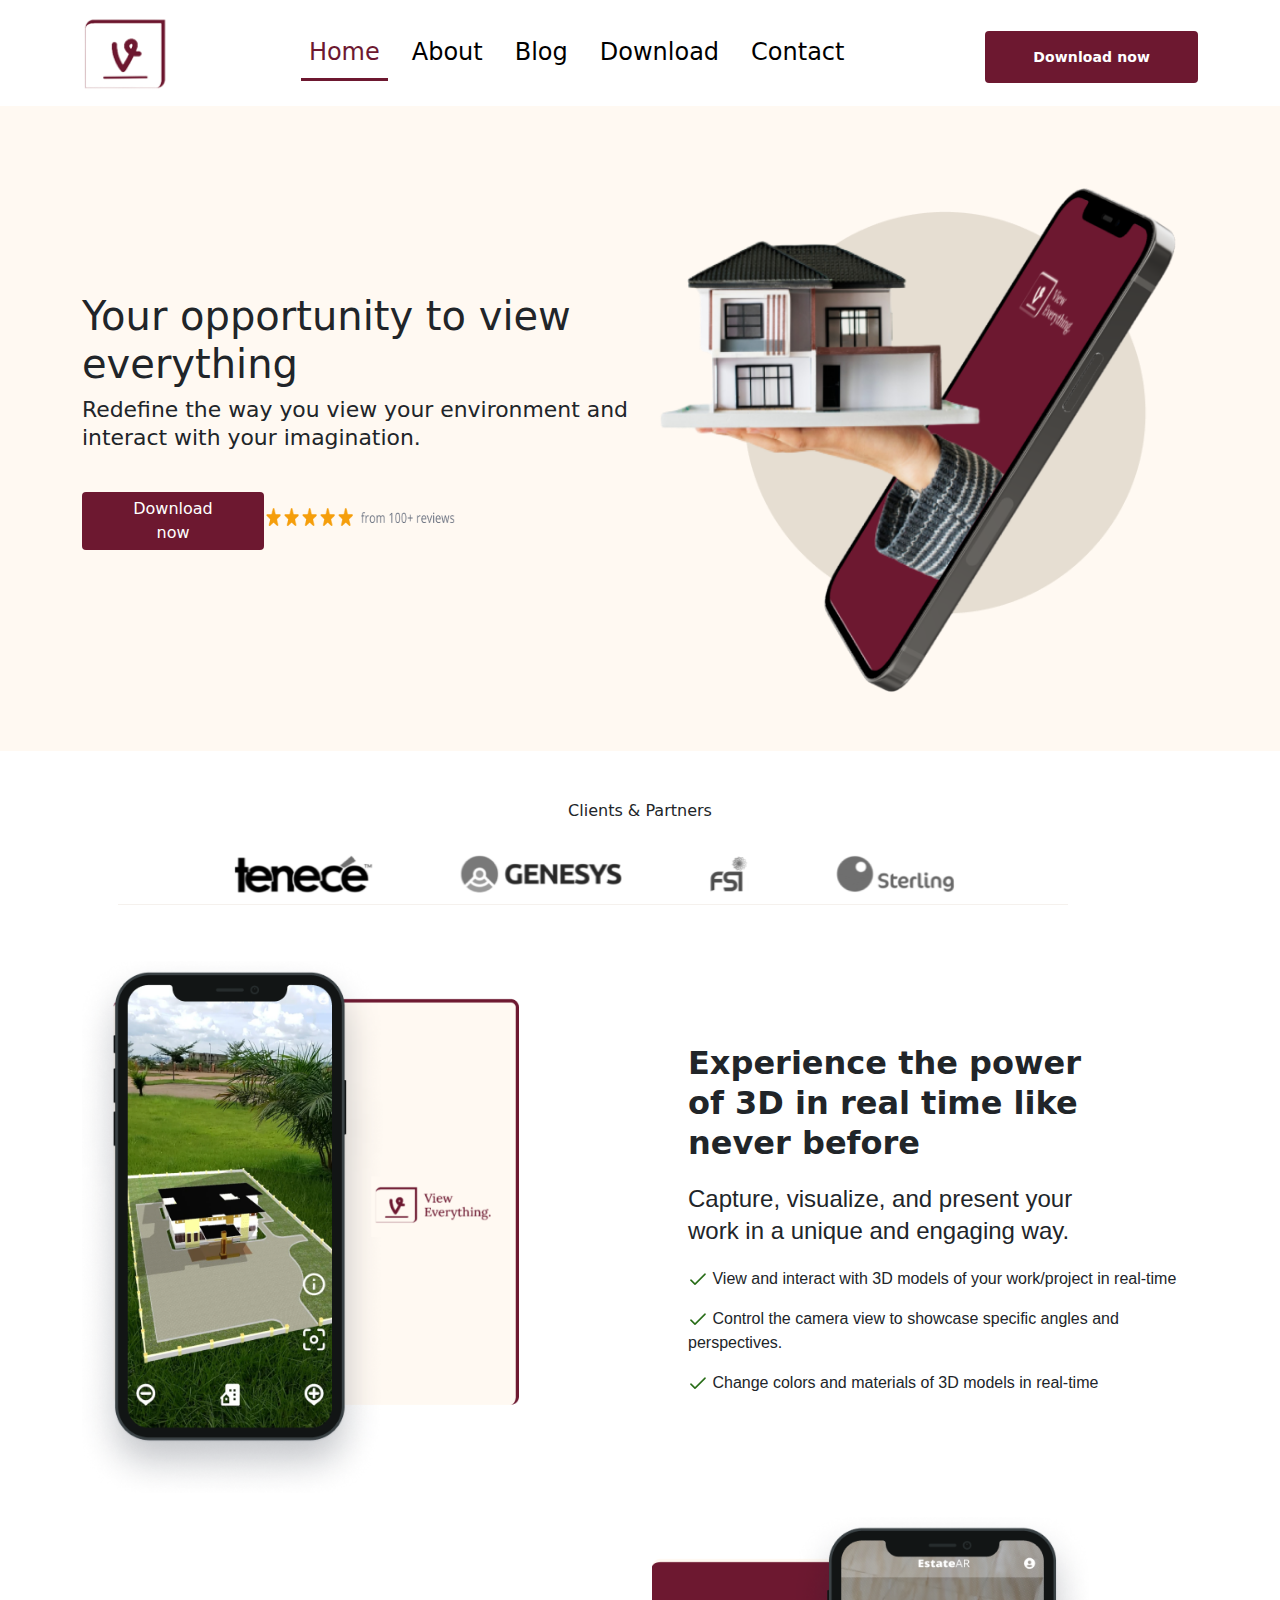
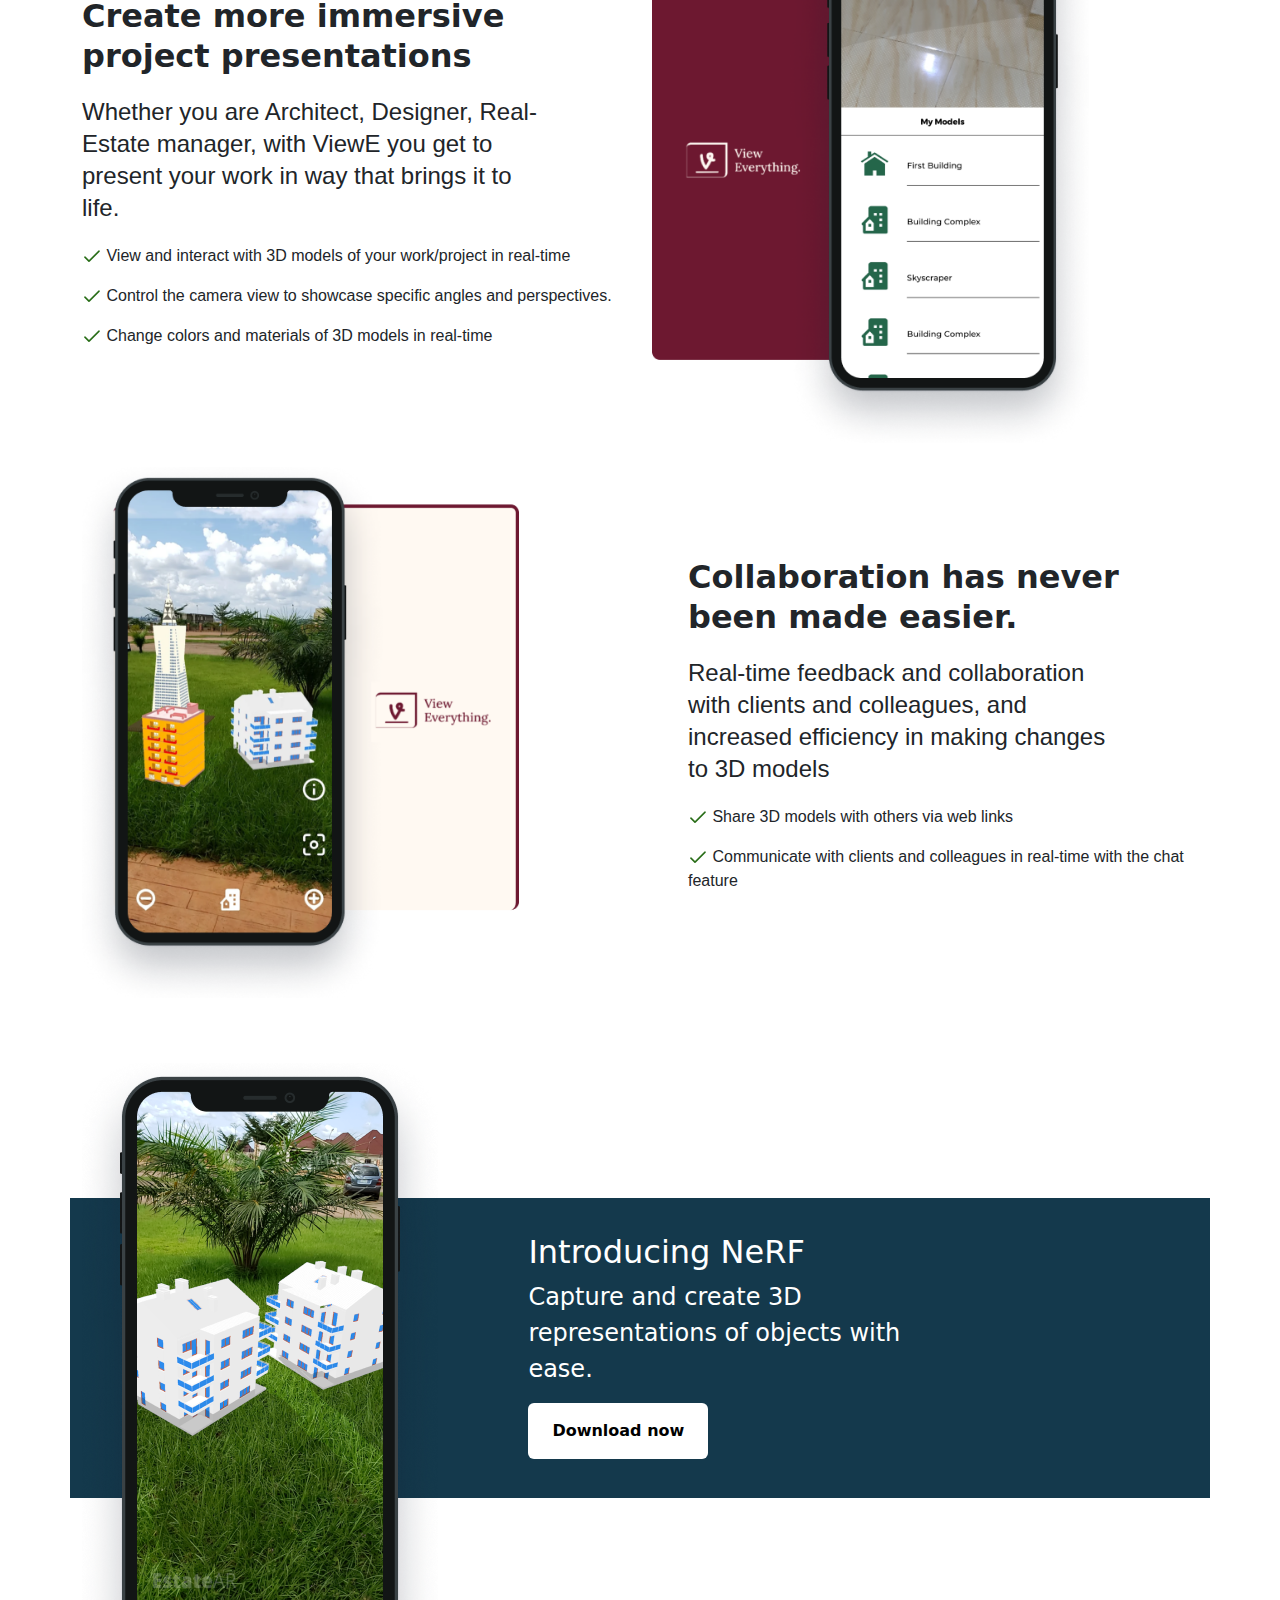
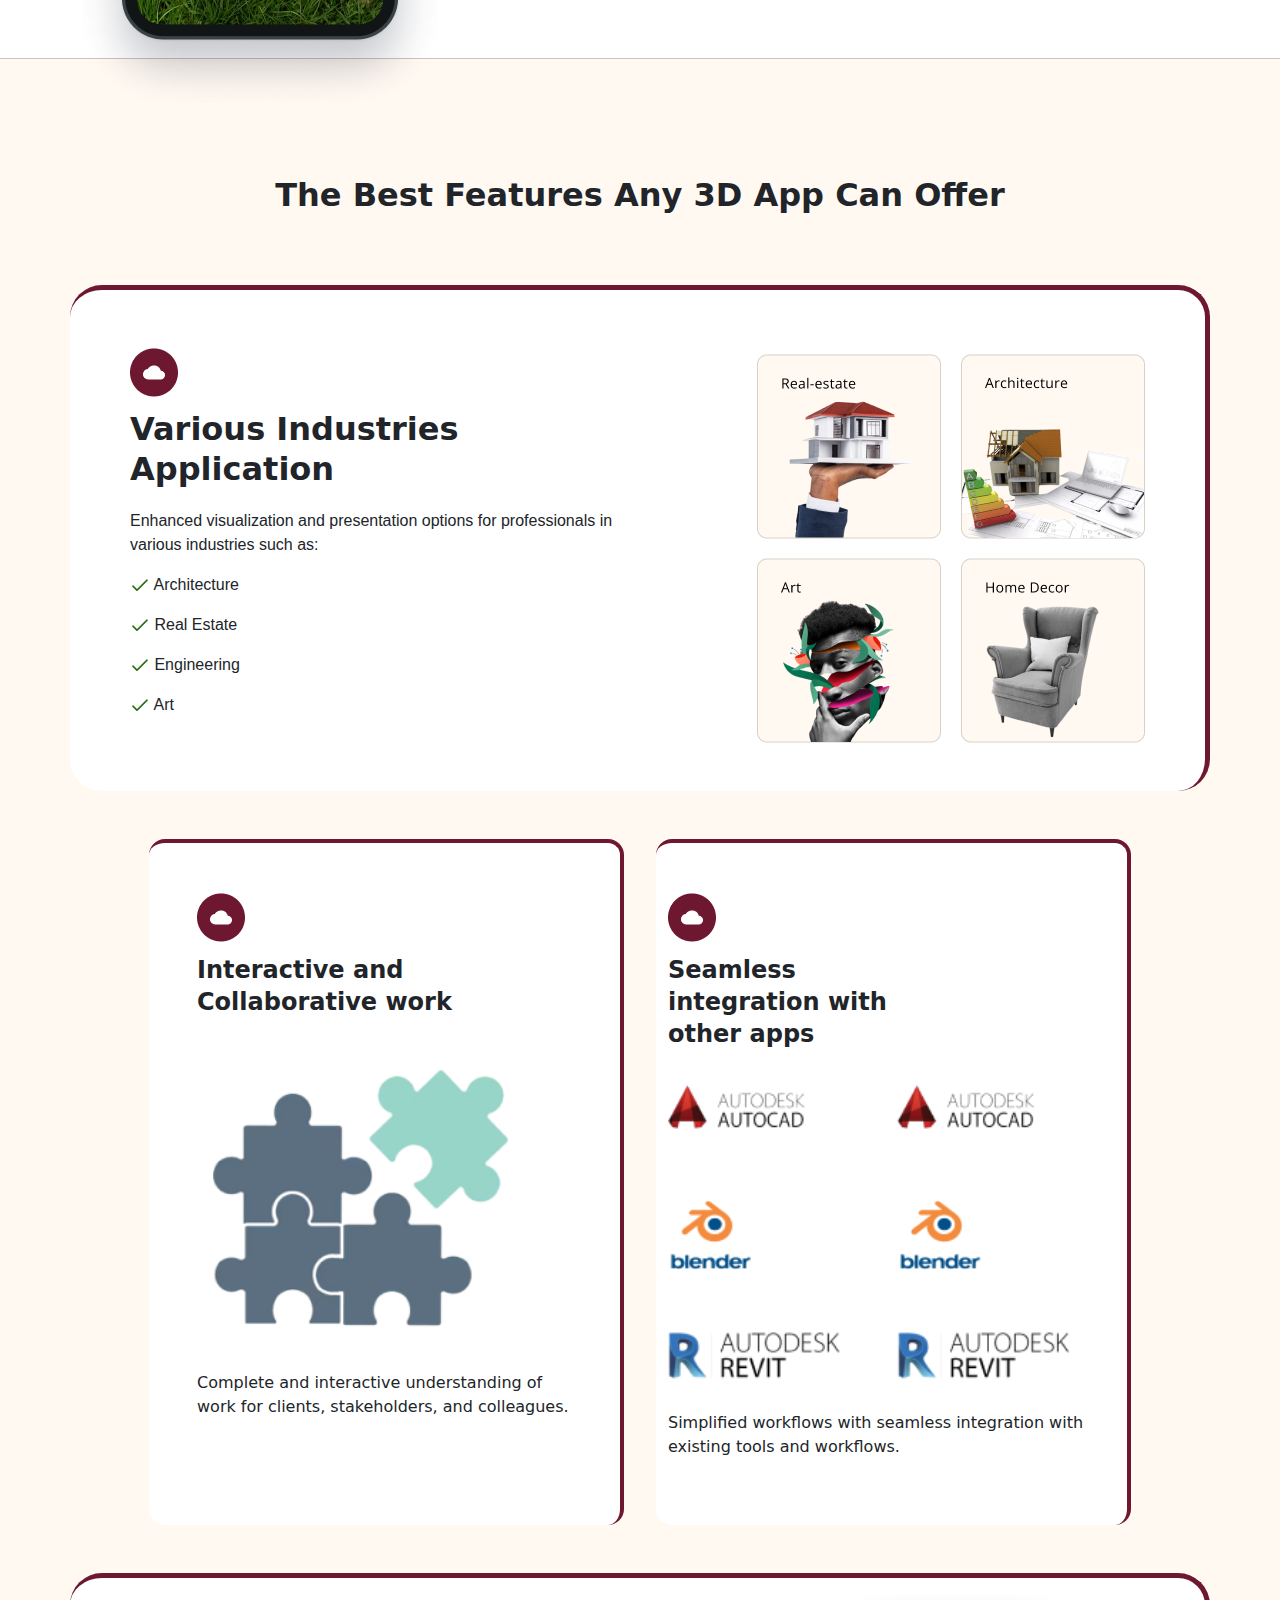
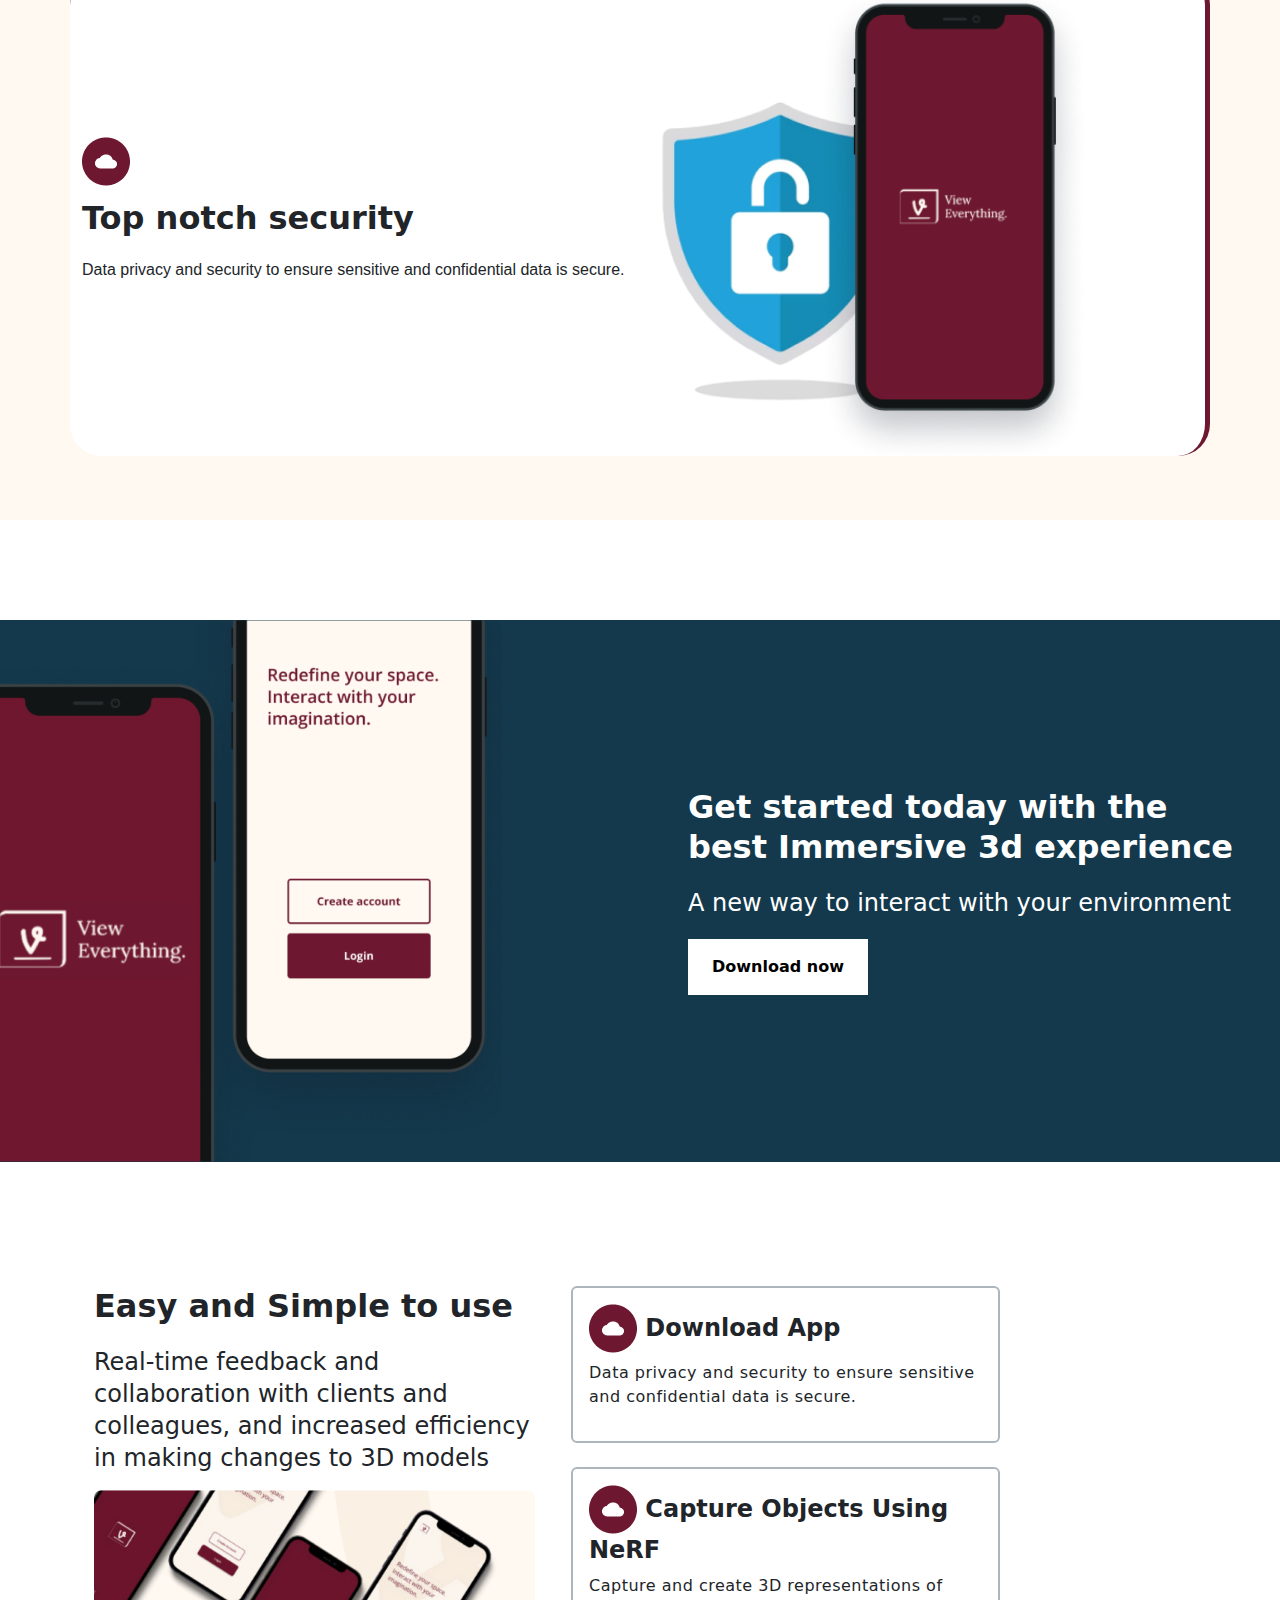
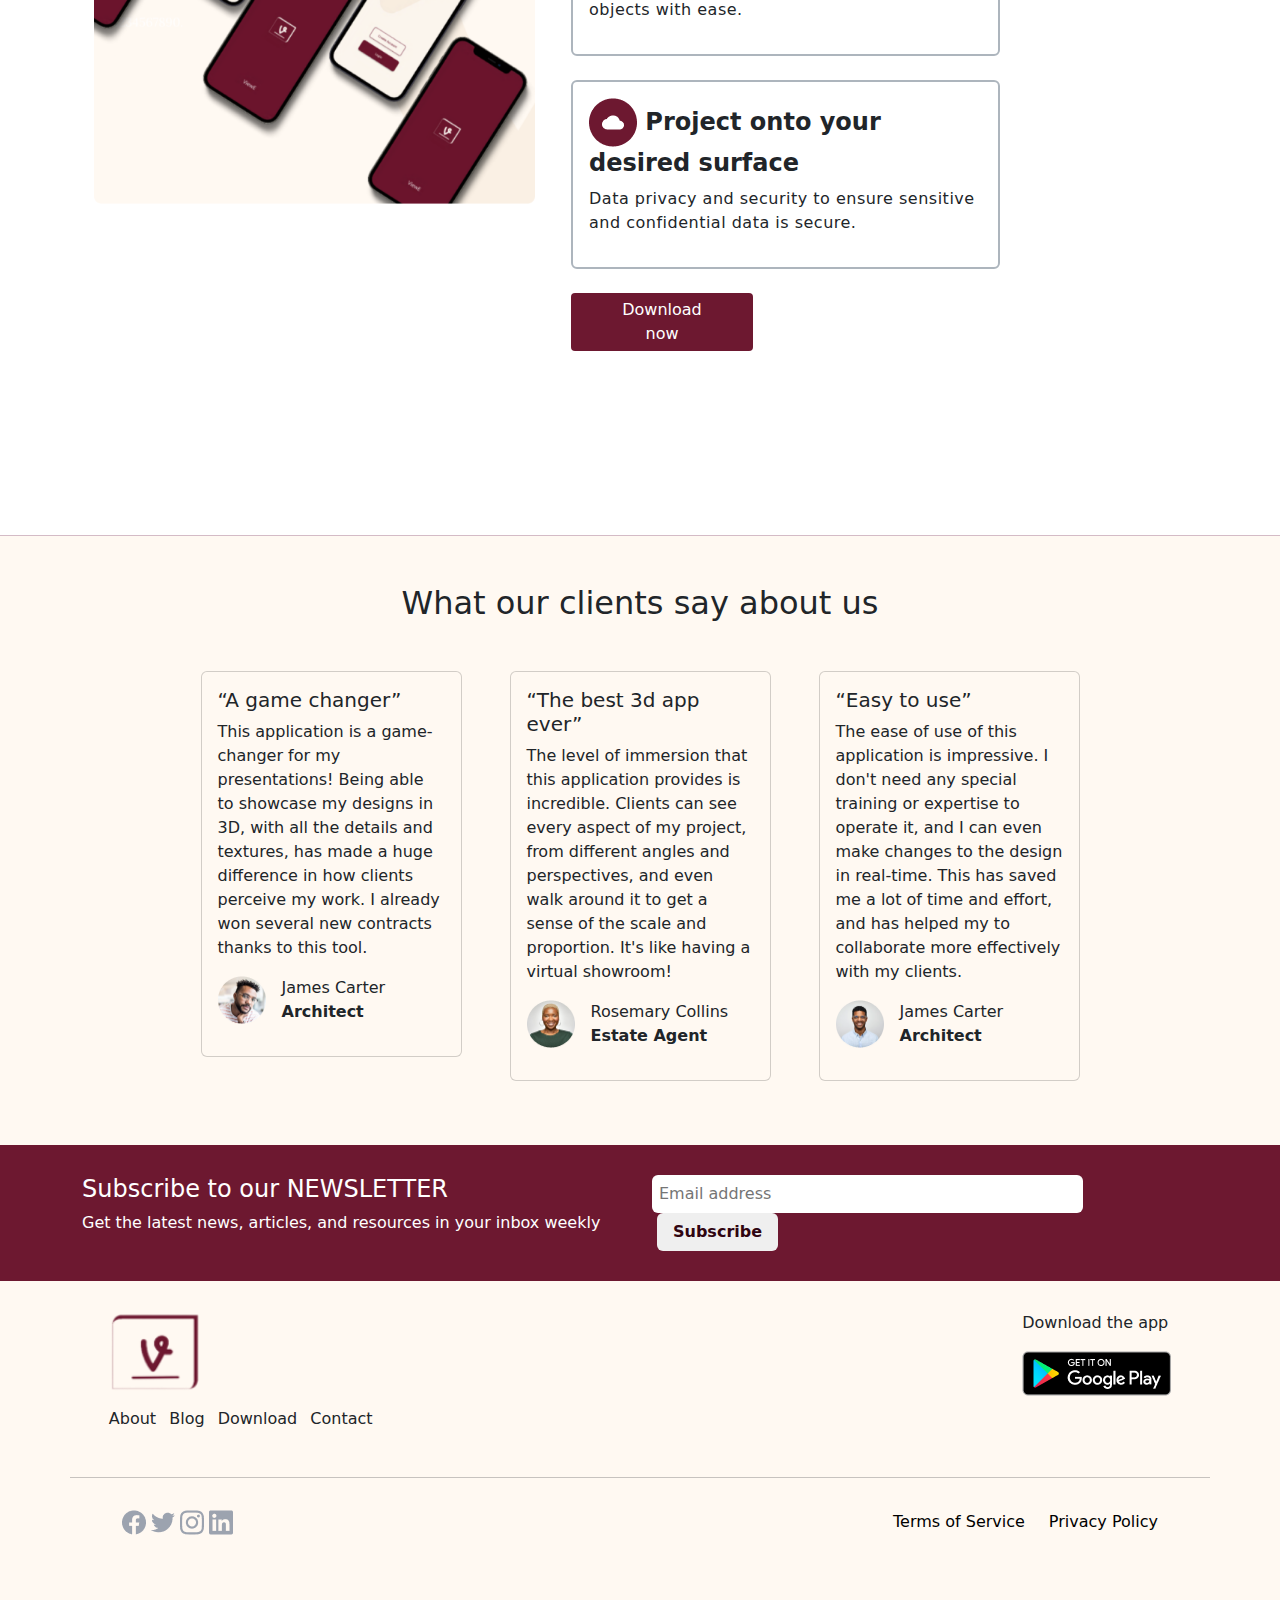
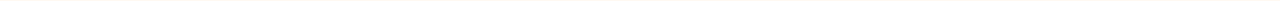
<file: index.html>
<!DOCTYPE html>
<html lang="en">
<head>
    <meta charset="UTF-8">
    <meta http-equiv="X-UA-Compatible" content="IE=edge">
    <meta name="viewport" content="width=device-width, initial-scale=1.0">
    <title>Home page</title>
    <link rel="stylesheet" href="style.css">
    <link rel="stylesheet" href="bootstrap-5.3.2-dist/css/bootstrap.css">
    <link rel="stylesheet" href="fontawesome-free-6.4.2-web/css/all.css">
</head>
<body>
  <!-- Navigation bar -->
    <header class="bg-white fixed-top  nav-header  py-2 px-4  ">
      <nav class="navbar navbar-expand-md">
        <div class="container justify-content-between ">
          <!-- logo -->
          <a href=""><img src="img/image 17.png" alt="" width="img-fluid"></a>

          <!-- dropdown menu -->
          <button class="navbar-toggler" type="button" data-bs-toggle="collapse" data-bs-target="#navbarSupportedContent" aria-controls="navbarSupportedContent" aria-expanded="false" aria-label="Toggle navigation">
          <span class="navbar-toggler-icon"></span>
          </button>
          <div class="collapse navbar-collapse nav-menu" id="navbarSupportedContent">
            <ul class="navbar-nav mx-auto gap-3">
              <li class="nav-item">
                <a class="nav-link active " style="color: #6d1830;" aria-current="page" href="index.html">Home</a>
              </li>
              <li class="nav-item">
                <a class="nav-link" href="about.html">About</a>
              </li>
              <li class="nav-item">
                <a class="nav-link " href="blog.html">Blog</a>
              </li>
              <li class="nav-item">
                <a class="nav-link " href="download.html">Download</a>
              </li>
              <li class="nav-item">
                <a class="nav-link" href="contact.html">Contact</a>
              </li>
            </ul>
            <!-- download now button -->
            <button class="headerbtn rounded-1 btn-outline-danger py-3 px-5 mt-2  " type="submit">Download now</button>
          </div>                                            
        </div>
      </nav>
    </header>

  <!-- Your Opportunity section -->
    <section class="your-opportunity">
      <div class="container contents ">
        <div class="row py-5 justify-content-center ">
          <div class=" col-sm-12 col-md-6 col-lg-6 py-5 section-heading">
            <h1 class="pt-lg-5 pt-sm-0  mt-2 ">Your opportunity to view everything</h1>
            <p>Redefine the way you view your environment and interact with your imagination.</p>
            <div class="button-icon d-md-flex  ">
                  <div>
                    <button class="downloadnowbtn rounded-1  " type="submit">Download now</button>
                  </div>
                <div class="">
                  <img src="img/Right content.png" alt="" class="w-75">
                </div>
            </div>
          </div>
          <div class="opp-image col-sm-12 col-md-6 col-lg-6">
            <img src="img/Group 11.png" alt="" class="img-fluid" >
          </div>
        </div>
      </div>   
    </section>

  <!-- Client & Partners -->
    <div class="container">
      <div class="row text-center my-lg-5 my-md-3 my-sm-1">
        <p>Clients & Partners</p> 
        <div class="partners my-lg-2 col-sm-12 col-md-12 col-lg-10 align-items-lg-center ms-lg-5  " style="border-bottom: 1px solid #f5f1ed;">
          <img src="img/image 19.png" alt="" width="80%">
        </div>
      </div>
    </div>

  <!-- experience power of 3d... -->
      <div class="container mb-sm-3 mb-md-3 mb-lg-4">
        <div class="row ">
          <div class="exp-texts col-sm-12 col-md-6 col-lg-6 order-lg-2 m-lg-auto ps-lg-5 mt-sm-3 mt-md-3  ">
            <h2>Experience the power of 3D in real time like never before</h2>
            <p class="capture">Capture, visualize, and present your work in a unique and engaging way.</p>
            <p><img src="img/Icon.png" alt="">  View and interact with 3D models of your work/project in real-time</p>
            <p><img src="img/Icon.png" alt="">  Control the camera view to showcase specific angles and perspectives.</p>
            <p><img src="img/Icon.png" alt="">  Change colors and materials of 3D models in real-time</p>
          </div>
          <div class="exp-image col-sm-12 col-md-6 col-lg-6 order-lg-1 ">
            <img src="img/Group 5.png" alt="" width="80%">
          </div>
        </div>
      </div>

  <!-- Create more immersive project -->
      <div class="container mb-sm-3 mb-md-3 mb-lg-4">
        <div class="row">
          <div class="exp-texts col-sm-12 col-md-6 col-lg-6 m-lg-auto mt-sm-3 mt-md-3  ">
            <h2>Create more immersive project presentations</h2>
            <p class="capture">Whether you are Architect, Designer, Real-Estate manager, with ViewE you get to present your work in way that brings it to life.</p>
            <p><img src="img/Icon.png" alt="">  View and interact with 3D models of your work/project in real-time</p>
            <p><img src="img/Icon.png" alt="">  Control the camera view to showcase specific angles and perspectives.</p>
            <p><img src="img/Icon.png" alt="">  Change colors and materials of 3D models in real-time</p>
          </div>
          <div class="exp-image col-sm-12 col-md-6 col-lg-6 ">
            <img src="img/Group 14.png" alt="" width="80%">
          </div>
        </div>
      </div>

  <!-- Collaboration has never been... -->
      <div class="container mb-sm-3 mb-md-3 mb-lg-4">
        <div class="row ">
          <div class="exp-texts col-sm-12 col-md-6 col-lg-6 order-lg-2 m-lg-auto ps-lg-5 mt-sm-3 mt-md-3  ">
            <h2>Collaboration has never been made easier.</h2>
            <p class="capture">Real-time feedback and collaboration with clients and colleagues, and increased efficiency in making changes to 3D models</p>
            <p><img src="img/Icon.png" alt="">  Share 3D models with others via web links</p>
            <p><img src="img/Icon.png" alt="">  Communicate with clients and colleagues in real-time with the chat feature</p>
          </div>
          <div class="exp-image col-sm-12 col-md-6 col-lg-6 order-lg-1 ">
            <img src="img/Group 6.png" alt="" width="80%">
          </div>
        </div>
      </div>
    
  <!-- Introduction to NeRF -->
    <section class="container intro-to-nerf mb-5 ">
      <div class="row extendedphone">
        <div class="nerfTxt  col-sm-12 col-md-6 col-lg-6 order-mb-2 order-lg-2 text-white text-center text-md-start ">
          <h2>Introducing NeRF</h2>
          <p class="fs-4">Capture and create 3D representations of objects with ease.</p>
          <button class="rounded border-0 py-3 px-4 intro-nerf-button">Download now</button>
        </div>
        <div class="col-sm-12 col-md-6 col-lg-6 order-md-1 nerfPhone1">
          <img src="img/Yes.png" alt="" cl>
        </div>
        <div class="col-sm-12 col-md-6 col-lg-6 order-md-1  nerfphone2">
        </div>
      </div>
       
    </section>

  <!-- The Best Features Section -->

    <section class="mb-lg-3 section-bg p-3 ">
      <div class="container best-feats ">
        <h1>The Best Features Any 3D App Can Offer</h1>
        <div class="row content-housing rounded-5 p-5 justify-content-between ">
          <div class="exp-text col-sm-12 col-md-6 col-lg-6 m-lg-auto mt-sm-3 mt-md-3 text-sm-center text-lg-start  ">
            <img src="img/Frame 40566.png" alt="">
            <h2>Various Industries Application</h2>
            <p>Enhanced visualization and presentation options for professionals in various industries such as:</p>
            <p><img src="img/Icon.png" alt="">  Architecture</p>
            <p><img src="img/Icon.png" alt="">  Real Estate</p>
            <p><img src="img/Icon.png" alt="">  Engineering</p>
            <p><img src="img/Icon.png" alt="">  Art</p>
          </div>
          <div class="four-categories col-sm-12 col-md-6 col-lg-6 mt-sm-3 text-end  ">
            <img src="img/Frame 40631.png" alt="" class="img-fluid">
          </div>
        </div>
      </div>

      
      <!-- Interactive and Collaborative work -->
      <div class="container mt-5 mb-5">
        <div class="row int-housing justify-content-center gap-3  ">
          <div class="interactive col-sm-12 col-md-6 col-lg-5 rounded-4 px-lg-5 ">
            <img src="img/Frame 40566.png" alt="">
            <h2>Interactive and Collaborative work</h2>
            <img src="img/image 26.png" alt="" width="90%">
            <p>Complete and interactive understanding of work for clients, stakeholders, and colleagues.</p>
          </div>
  
          <div class="interactive col-sm-12 col-md-6 col-lg-5 rounded-4 ms-lg-3 ">
            <img src="img/Frame 40566.png" alt="">
            <h2>Seamless integration with other apps</h2>
            <img src="img/Frame 40618.png" alt="" width="90%">
            <p>Simplified workflows with seamless integration with existing tools and workflows.</p>
          </div>
            
        </div>
      </div>

      <!-- Top Security -->
      <div class="container best-feats mt-5 mb-5 ">
        <div class="row content-housing rounded-5 ">
          <div class="exp-text col-sm-12 col-md-6 col-lg-6 m-lg-auto mt-sm-3 mt-md-3 text-sm-center text-lg-start  ">
            <img src="img/Frame 40566.png" alt="">
            <h2>Top notch security</h2>
            <p>Data privacy and security to ensure sensitive and confidential data is secure.</p>
          </div>
          <div class="four-categories col-sm-12 col-md-6 col-lg-6 mt-sm-3 ">
            <img src="img/Group 5 (1).png" alt="" width="80%">
          </div>
        </div>
      </div>
    </section>

  <!-- Get Started Today -->
    <section>
      <div class="bg-get-started">
        <div class="row">
         <div class="img col-sm-12 col-md-6 col-lg-6">
          <img src="img/image 14.png" alt="" width="80%">
         </div>
         <div class="p-5    get-started col-sm-12 col-md-6 col-lg-6 m-lg-auto text-white">
          <h2>Get started today with the best Immersive 3d experience</h2>
          <p>A new way to interact with your environment</p>
          <button class="bg-white text-black py-3 px-4 border-0 fw-bold ">Download now</button>
         </div> 
        </div>
      </div>
    </section>

  <!-- Easy Usage saction -->
    <div class="container p-4 my-5 ">
      <div class="row easy">
        <div class="col-sm-12 col-md-5 col-lg-5 easy-use ">
          <h2>Easy and Simple to use</h2>
          <p>Real-time feedback and collaboration with clients and colleagues, and increased efficiency in making changes to 3D models</p>
          <img src="img/Rectangle 58.png" alt="" width="100%">
        </div>
      <!-- mini-cards -->
        <div class="col-sm-12 col-md-5 col-lg-5 ps-lg-4 ps-md-2 mini-cards">
          <div class="card border-2 border-dark-subtle mb-4 card-info p-3 ">
            <h3><img src="img/Frame 40566.png" alt="">   Download App</h3>
            <p>Data privacy and security to ensure sensitive and confidential data is secure.</p>
          </div>

        
            <div class="card border-2 border-dark-subtle mb-4 card-info p-3 ">
              <h3><img src="img/Frame 40566.png" alt="">   Capture Objects Using NeRF</h3>
              <p>Capture and create 3D representations of objects with ease.</p>
            </div>

        
            <div class="card border-2 border-dark-subtle mb-4 card-info p-3 ">
              <h3><img src="img/Frame 40566.png" alt="">   Project onto your desired surface</h3>
              <p>Data privacy and security to ensure sensitive and confidential data is secure.</p>
            </div>

            <button class="downloadnowbtn rounded-1  " type="submit">Download now</button>
        </div>
      </div>
    </div>

        </div>

          <!-- Clients Testimony -->
          <div class="section-bg mb-5  ">
            <div class="container mb-3  pb-5 ">
                <div class="what text-center my-5 ">
                    <h2> What our clients say about us</h2>
                </div>
                <div class="row gap-4 justify-content-center ">
               
                <!-- Client 1 -->
                <div class="col-sm-12 col-md-5 col-lg-3 ">
                    <div class="card p-3  " style="background-color: #fff9f2;">
                        <h5 class="card-title">“A game changer”</h5>
                        <p class="card-text">This application is a game-changer for my presentations! Being able to showcase my designs in 3D, with all the details and textures, has made a huge difference in how clients perceive my work. I already won several new contracts thanks to this tool.</p>
                        <div class="client-info d-flex">
                            <img src="img/Ellipse 1.png" alt="">
                            <div class="name ms-3">
                              <p>James Carter <br><b>Architect</b></p>  
                            </div>
                        </div>
                    </div>
                </div>
                <!-- Client 2 -->
                <div class="col-sm-12 col-md-5 col-lg-3 ">
                    <div class="card p-3" style="background-color: #fff9f2;">
                        <h5 class="card-title">“The best 3d app ever”</h5>
                        <p class="card-text">The level of immersion that this application provides is incredible. Clients can see every aspect of my project, from different angles and perspectives, and even walk around it to get a sense of the scale and proportion. It's like having a virtual showroom!</p>
                        <div class="client-info d-flex">
                            <img src="img/Ellipse 1 (1).png" alt="">
                            <div class="name ms-3">
                                <p>Rosemary Collins <br><b>Estate Agent</b></p>
                            </div>
                        </div>
                    </div>
                </div>
                <!-- Client 3 -->
                <div class="col-sm-12 col-md-5 col-lg-3 ">
                    <div class="card p-3" style="background-color: #fff9f2;">
                        <h5 class="card-title">“Easy to use”</h5>
                        <p class="card-text">The ease of use of this application is impressive. I don't need any special training or expertise to operate it, and I can even make changes to the design in real-time. This has saved me a lot of time and effort, and has helped my to collaborate more effectively with my clients.</p>
                        <div class="client-info d-flex">
                            <img src="img/Ellipse 1 (2).png" alt="">
                            <div class="name ms-3">
                                <p>James Carter <br><b>Architect</b></p>
                            </div>
                        </div>
                    </div>
                </div>
            </div>
        </div>

    <!-- NEWSLETTER -->
    <section class="newsLetter">
      <div class="container">
        <div class="row justify-content-between align-items-center newsLetterRow">
          <div class=" col-sm-12 col-md-6 col-lg-6">
            <h4>Subscribe to our NEWSLETTER</h4>
            <p>Get the latest news, articles, and resources in your
              inbox weekly
            </p>
          </div>
      
          <div class=" col-sm-12 col-md-6 col-lg-6 aliit">
            <div class="inputForm ">
              <input type="text" name="" placeholder="Email address" id="" class="rounded border-0 ">
              <button class="newsLetterBtn px-3 rounded border-0">Subscribe</button>
            </div>
        </div>
        </div>

      </div>
    </section>


  <!-- links + logos -->
      <div class="links-GoogleApp">
        <div class="linkGroup">
          <img src="img/image 17.png" alt="" width="35%">
          <div class="link-list mt-3">
            <a href="about.html" class="text-decoration-none text-dark">About</a>
            <a href="blog.html" class="mx-2 text-decoration-none text-dark">Blog</a>
            <a href="download.html"class="text-decoration-none text-dark">Download</a>
            <a href="contact.html" class="ms-2 text-decoration-none text-dark">Contact</a>
          </div>
        </div>

        <div class="linksGroupGoogleApp">
            <p>Download the app</p>
            <img src="img/Frame 10.png" alt="">
        </div>
      </div>

<hr class="container">

    <!-- FOOTER SECTION -->
      <footer class="p-3 bottom-0">
        <div class="footer footerGroup">
          <div class="footerImg gap-2 ">
            <img src="img/Social icon.f.png" alt="">
            <img src="img/Social icon.png" alt="">
            <img src="img/Social icon.i.png" alt="">
            <img src="img/Social icon.l.png" alt="">
          </div>

          
          <div class="footerTxt d-flex gap-4 ">
            <div><a href="">Terms of Service</a></div>
            <div><a href="">Privacy Policy</a></div>
          </div>
        </div>
      </footer>

      
      
  <script src="bootstrap-5.3.2-dist/js/bootstrap.bundle.js"></script>

</body>
</html>
</file>
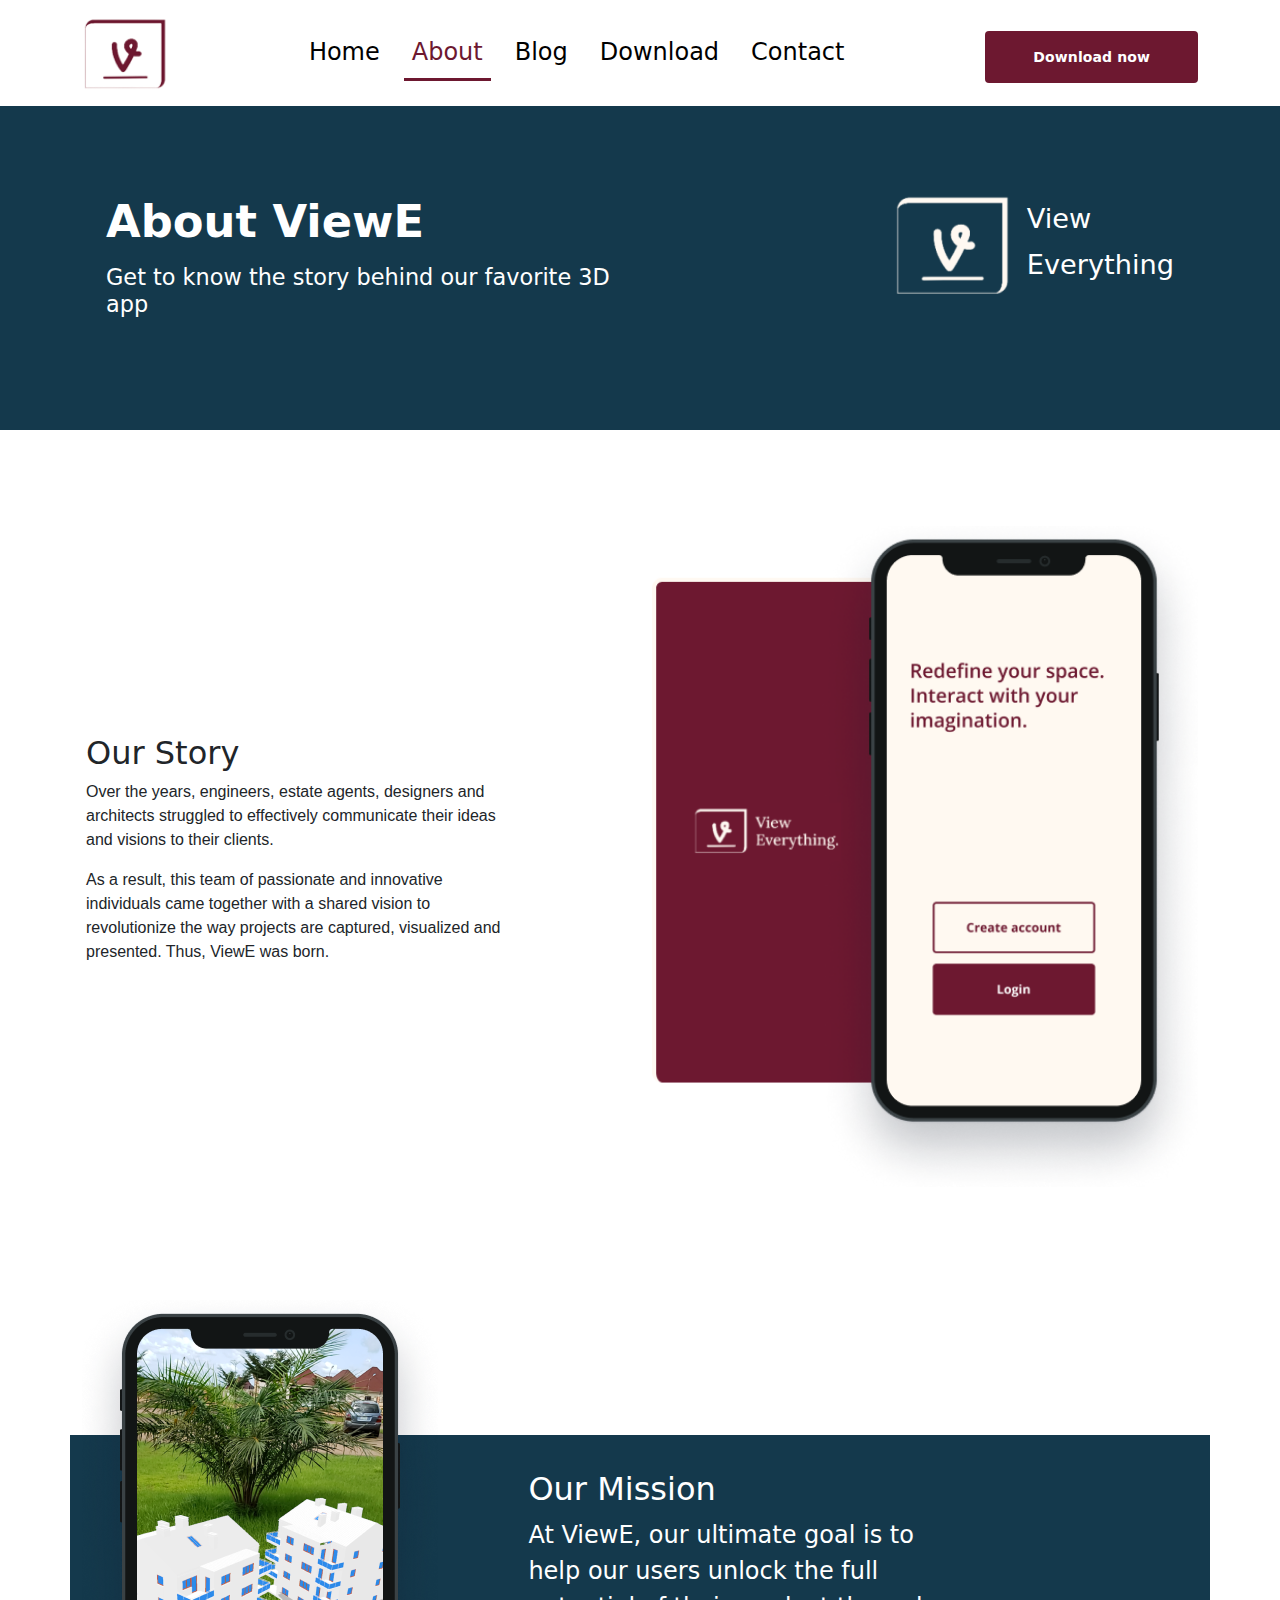
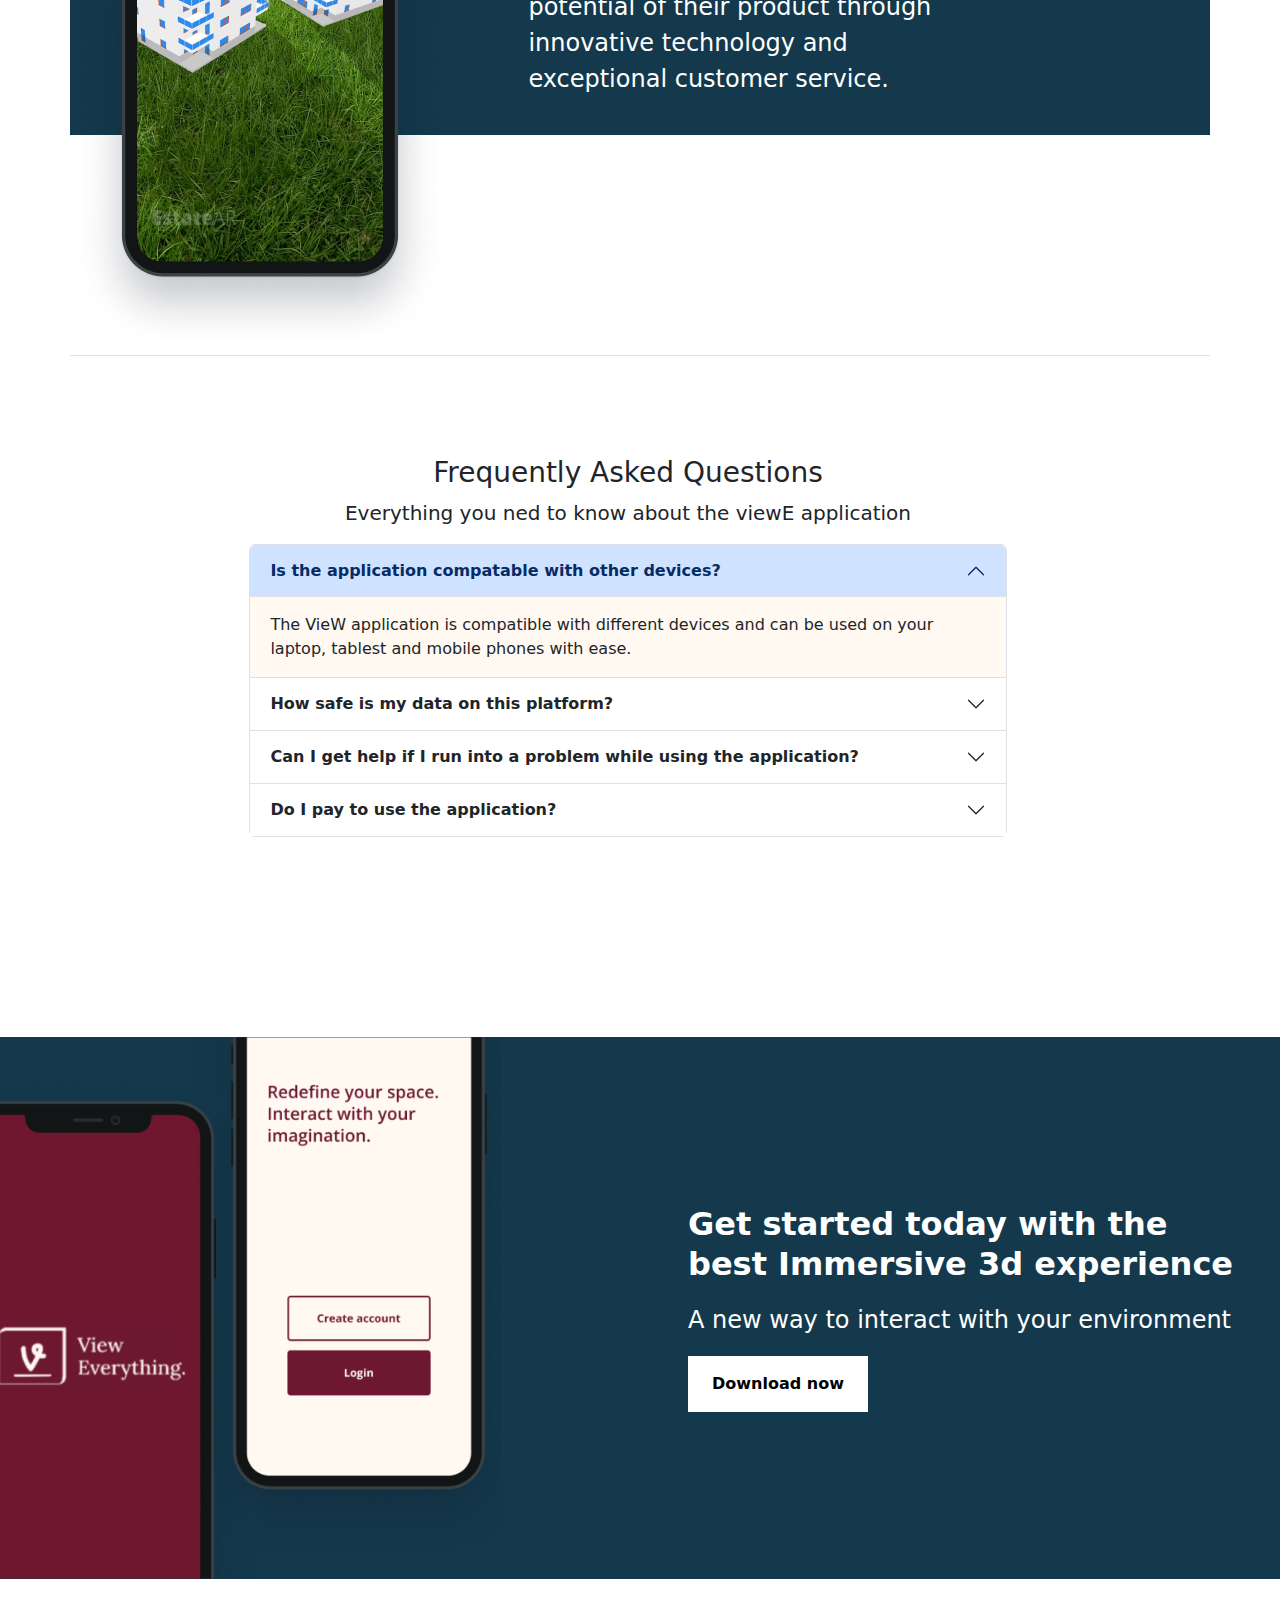
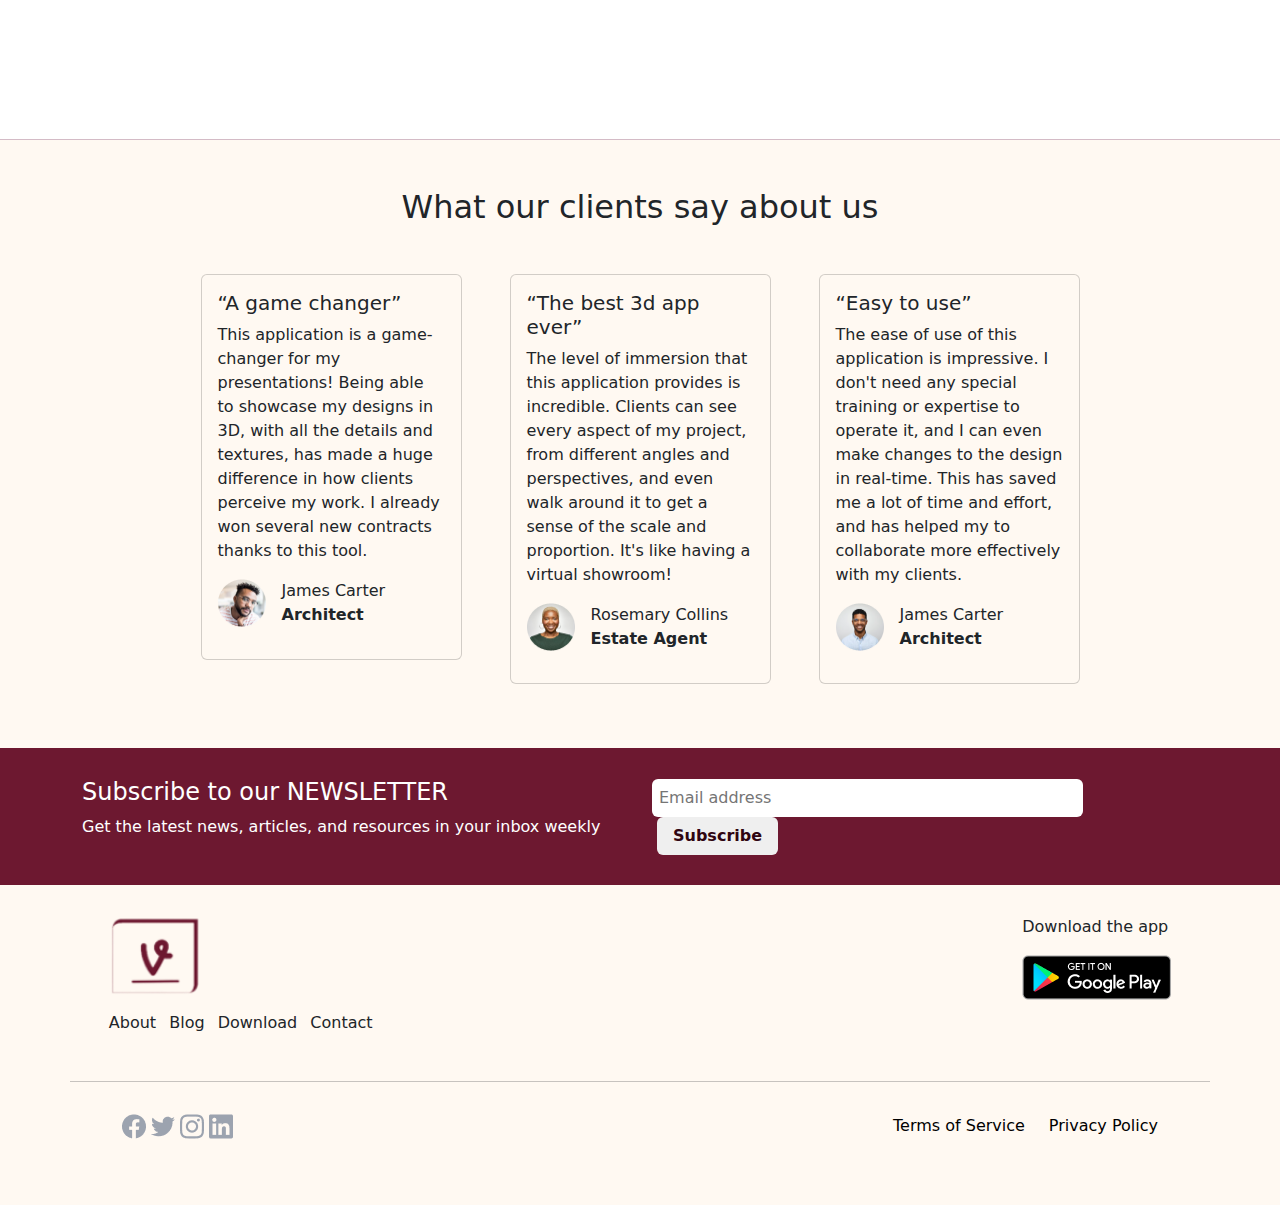
<file: about.html>
<!DOCTYPE html>
<html lang="en">
<head>
    <meta charset="UTF-8">
    <meta http-equiv="X-UA-Compatible" content="IE=edge">
    <meta name="viewport" content="width=device-width, initial-scale=1.0">
    <title>About page</title>
    <link rel="stylesheet" href="style.css">
    <link rel="stylesheet" href="bootstrap-5.3.2-dist/css/bootstrap.css">
    <link rel="stylesheet" href="fontawesome-free-6.4.2-web/css/all.css">
</head>
<!-- Body background colour -->
<body>
  <!-- Navigation bar -->
    <header class="bg-white  fixed-top  nav-header  py-2 px-4  ">
      <nav class="navbar navbar-expand-md">
        <div class="container justify-content-between ">
          <!-- logo -->
          <a href=""><img src="img/image 17.png" alt="" width="img-fluid"></a>

          <!-- dropdown menu -->
          <button class="navbar-toggler" type="button" data-bs-toggle="collapse" data-bs-target="#navbarSupportedContent" aria-controls="navbarSupportedContent" aria-expanded="false" aria-label="Toggle navigation">
          <span class="navbar-toggler-icon"></span>
          </button>
          <div class="collapse navbar-collapse nav-menu" id="navbarSupportedContent">
            <ul class="navbar-nav mx-auto gap-3">
              <li class="nav-item">
                <a class="nav-link" href="index.html">Home</a>
              </li>
              <li class="nav-item">
                <a class="nav-link active " style="color: #6d1830;" aria-current="page" href="about.html">About</a>
              </li>
              <li class="nav-item">
                <a class="nav-link " href="blog.html">Blog</a>
              </li>
              <li class="nav-item">
                <a class="nav-link " href="download.html">Download</a>
              </li>
              <li class="nav-item">
                <a class="nav-link" href="contact.html">Contact</a>
              </li>
            </ul>
            <!-- download now button -->
            <button class="headerbtn rounded-1 btn-outline-danger py-3 px-5 mt-2  " type="submit">Download now</button>
          </div>                                            
        </div>
      </nav>
    </header>

    <!-- About ViewE section -->
    <section>
        <div class="ViewE">
          <div class="container py-lg-5 justify-content-center   ">
            <div class="row About-cont-div text-white py-5 px-4">
              <div class="About-text-div col-sm-12 justify-content-around  col-md-6 col-lg-6">
                <h2 class="mb-3">About ViewE</h2>
                <p>Get to know the story behind our favorite 3D app</p>
              </div>
  
              <div class="input-div col-sm-12 col-md-6 col-lg-6   ">
                <div class="view-logo d-flex gap-3 float-end">
                    <img src="img/image 37.png" alt="" class="img-fluid">
                    <h5>View <br> Everything</h5>
                </div> 
              </div>  
            </div>            
          </div>
        </div>        
    </section>

    <!-- Our Story div. -->
    <div class="container mb-md-3 my-5 our-story">
        <div class="row py-5 ">
          <div class="story-texts col-sm-12 col-md-6 col-lg-6 m-lg-auto p-3 mt-sm-3 mt-md-3">
            <h2>Our Story</h2>
            <p>Over the years, engineers, estate agents, designers and architects struggled to effectively communicate their ideas and visions to their clients.</p>

            <p>As a result, this team of passionate and innovative individuals came together with a shared vision to revolutionize the way projects are captured, visualized and presented. Thus, ViewE was born. </p>
          </div>
          <div class="exp-image col-sm-12 text-center  col-md-6 col-lg-6">
            <img src="img/Group 15.png" alt="" width="100%">
          </div>
        </div>
    </div>

    <!-- OUR MISSION SECTION -->
    <section class="container intro-to-nerf mb-5 ">
        <div class="row extendedphone">
          <div class="nerfTxt col-sm-12 col-md-6 col-lg-6 order-mb-2 order-lg-2 text-white text-center text-md-start ">
            <h2>Our Mission</h2>
            <p class="fs-4 large-screentxt ">At ViewE, our ultimate goal is to help our users unlock the full potential of their product through innovative technology and exceptional customer service.</p>
            <p class=" small-screentxt px-3">Get to know the story behind our favorite 3D appAt ViewE, our ultimate goal is to help our users unlock the full potential of their product through innovative technology and exceptional customer service.</p>
          </div>
          <div class="col-sm-12 col-md-6 col-lg-6 order-md-1 nerfPhone1">
            <img src="img/Yes.png" alt="" cl>
          </div>
          <div class="col-sm-12 col-md-6 col-lg-6 order-md-1  nerfphone2">
          </div>
        </div>
         
      </section>

      <!-- FREQUENTLY ASKED QUESTION -->
      <section class="accordion-div ">
        <div class="container border-top accordion-cont-div">
          <div class="row col-sm-12 col-md-12 col-lg-12 text-center text-md-center text-sm-start  ">
            
            <div class="accordion" id="accordionExample">
              <h3>Frequently Asked Questions</h3>
              <p class="fs-5">Everything you ned to know about the viewE application</p>

              <div class="accordion-item" style="background-color: #fff9f2;">
                <h2 class="accordion-header" style="background-color: #fff9f2;">
                  <button class="accordion-button" type="button" data-bs-toggle="collapse" data-bs-target="#collapseOne" aria-expanded="true" aria-controls="collapseOne">
                    <strong>Is the application compatable with other devices?</strong>
                  </button>
                </h2>
                <div id="collapseOne" class="accordion-collapse collapse show" data-bs-parent="#accordionExample">
                  <div class="accordion-body text-start ">
                    The VieW application is compatible with different devices and can be used on your laptop, tablest and mobile phones with ease.
                  </div>
                </div>
              </div>
              <div class="accordion-item" style="background-color: #fff9f2;">
                <h2 class="accordion-header" style="background-color: #fff9f2;">
                  <button class="accordion-button collapsed" type="button" data-bs-toggle="collapse" data-bs-target="#collapseTwo" aria-expanded="false" aria-controls="collapseTwo">
                    <strong>How safe is my data on this platform?</strong>
                  </button>
                </h2>
                <div id="collapseTwo" class="accordion-collapse collapse" data-bs-parent="#accordionExample">
                  <div class="accordion-body text-start">
                    <strong>This is the second item's accordion body.</strong> It is hidden by default, until the collapse plugin adds the appropriate classes that we use to style each element. These classes control the overall appearance, as well as the showing and hiding via CSS transitions. You can modify any of this with custom CSS or overriding our default variables. It's also worth noting that just about any HTML can go within the <code>.accordion-body</code>, though the transition does limit overflow.
                  </div>
                </div>
              </div>
              <div class="accordion-item" style="background-color: #fff9f2;">
                <h2 class="accordion-header" style="background-color: #fff9f2;">
                  <button class="accordion-button collapsed" type="button" data-bs-toggle="collapse" data-bs-target="#collapseTwo" aria-expanded="false" aria-controls="collapseTwo">
                    <strong>Can I get help if I run into a problem while using the application?</strong>
                  </button>
                </h2>
                <div id="collapseTwo" class="accordion-collapse collapse" data-bs-parent="#accordionExample">
                  <div class="accordion-body text-start">
                    <strong>This is the third item's accordion body.</strong> It is hidden by default, until the collapse plugin adds the appropriate classes that we use to style each element. These classes control the overall appearance, as well as the showing and hiding via CSS transitions. You can modify any of this with custom CSS or overriding our default variables. It's also worth noting that just about any HTML can go within the <code>.accordion-body</code>, though the transition does limit overflow.
                  </div>
                </div>
              </div>
              <div class="accordion-item" style="background-color: #fff9f2;">
                <h2 class="accordion-header" style="background-color: #fff9f2;">
                  <button class="accordion-button collapsed" type="button" data-bs-toggle="collapse" data-bs-target="#collapseThree" aria-expanded="false" aria-controls="collapseThree">
                    <strong>Do I pay to use the application?</strong>
                  </button>
                </h2>
                <div id="collapseThree" class="accordion-collapse collapse" data-bs-parent="#accordionExample">
                  <div class="accordion-body">
                    <strong>This is the third item's accordion body.</strong> It is hidden by default, until the collapse plugin adds the appropriate classes that we use to style each element. These classes control the overall appearance, as well as the showing and hiding via CSS transitions. You can modify any of this with custom CSS or overriding our default variables. It's also worth noting that just about any HTML can go within the <code>.accordion-body</code>, though the transition does limit overflow.
                  </div>
                </div>
              </div>
            </div>
          </div>
        </div>
      </section>      


      <!-- GET STARTED TODAY SECTION -->
      <section>
        <div class="bg-get-started ">
          <div class="row">
           <div class="img col-sm-12 col-md-6 col-lg-6">
            <img src="img/image 14.png" alt="" width="80%">
           </div>
           <div class="p-5    get-started col-sm-12 col-md-6 col-lg-6 m-lg-auto text-white">
            <h2>Get started today with the best Immersive 3d experience</h2>
            <p>A new way to interact with your environment</p>
            <button class="bg-white text-black py-3 px-4 border-0 fw-bold ">Download now</button>
           </div> 
          </div>
        </div>
      </section>

       <!-- Clients Testimony -->
    <div class="section-bg mb-5  ">
        <div class="container mb-3  pb-5 ">
            <div class="what text-center my-5 ">
                <h2> What our clients say about us</h2>
            </div>
            <div class="row gap-4 justify-content-center ">
           
            <!-- Client 1 -->
            <div class="col-sm-12 col-md-5 col-lg-3 ">
                <div class="card p-3  " style="background-color: #fff9f2;">
                    <h5 class="card-title">“A game changer”</h5>
                    <p class="card-text">This application is a game-changer for my presentations! Being able to showcase my designs in 3D, with all the details and textures, has made a huge difference in how clients perceive my work. I already won several new contracts thanks to this tool.</p>
                    <div class="client-info d-flex">
                        <img src="img/Ellipse 1.png" alt="">
                        <div class="name ms-3">
                          <p>James Carter <br><b>Architect</b></p>  
                        </div>
                    </div>
                </div>
            </div>
            <!-- Client 2 -->
            <div class="col-sm-12 col-md-5 col-lg-3 ">
                <div class="card p-3" style="background-color: #fff9f2;">
                    <h5 class="card-title">“The best 3d app ever”</h5>
                    <p class="card-text">The level of immersion that this application provides is incredible. Clients can see every aspect of my project, from different angles and perspectives, and even walk around it to get a sense of the scale and proportion. It's like having a virtual showroom!</p>
                    <div class="client-info d-flex">
                        <img src="img/Ellipse 1 (1).png" alt="">
                        <div class="name ms-3">
                            <p>Rosemary Collins <br><b>Estate Agent</b></p>
                        </div>
                    </div>
                </div>
            </div>
            <!-- Client 3 -->
            <div class="col-sm-12 col-md-5 col-lg-3 ">
                <div class="card p-3" style="background-color: #fff9f2;">
                    <h5 class="card-title">“Easy to use”</h5>
                    <p class="card-text">The ease of use of this application is impressive. I don't need any special training or expertise to operate it, and I can even make changes to the design in real-time. This has saved me a lot of time and effort, and has helped my to collaborate more effectively with my clients.</p>
                    <div class="client-info d-flex">
                        <img src="img/Ellipse 1 (2).png" alt="">
                        <div class="name ms-3">
                            <p>James Carter <br><b>Architect</b></p>
                        </div>
                    </div>
                </div>
            </div>
        </div>
    </div>
    
    <!-- NEWSLETTER -->
      <section class="newsLetter">
        <div class="container">
          <div class="row justify-content-between align-items-center newsLetterRow">
            <div class=" col-sm-12 col-md-6 col-lg-6">
              <h4>Subscribe to our NEWSLETTER</h4>
              <p>Get the latest news, articles, and resources in your
                inbox weekly
              </p>
            </div>
        
            <div class=" col-sm-12 col-md-6 col-lg-6 aliit">
              <div class="inputForm ">
                <input type="text" name="" placeholder="Email address" id="" class="rounded border-0 ">
                <button class="newsLetterBtn px-3 rounded border-0">Subscribe</button>
              </div>
          </div>
          </div>

        </div>
      </section>

   <!-- links + logos -->
    <div class="links-GoogleApp">
      <div class="linkGroup">
        <img src="img/image 17.png" alt="" width="35%">
        <div class="link-list mt-3">
          <a href="about.html" class="text-decoration-none text-dark">About</a>
          <a href="blog.html" class="mx-2 text-decoration-none text-dark">Blog</a>
          <a href="download.html"class="text-decoration-none text-dark">Download</a>
          <a href="contact.html" class="ms-2 text-decoration-none text-dark">Contact</a>
        </div>
      </div>

      <div class="linksGroupGoogleApp">
          <p>Download the app</p>
          <img src="img/Frame 10.png" alt="">
      </div>
    </div>

<hr class="container">

  <!-- FOOTER SECTION -->
    <footer class="p-3 bottom-0">
      <div class="footer footerGroup">
        <div class="footerImg gap-2 ">
          <img src="img/Social icon.f.png" alt="">
          <img src="img/Social icon.png" alt="">
          <img src="img/Social icon.i.png" alt="">
          <img src="img/Social icon.l.png" alt="">
        </div>

        
        <div class="footerTxt d-flex gap-4 ">
          <div><a href="">Terms of Service</a></div>
          <div><a href="">Privacy Policy</a></div>
        </div>
      </div>
    </footer>


    <script src="bootstrap-5.3.2-dist/js/bootstrap.bundle.js">
    </script>    
</body>
</html>
</file>
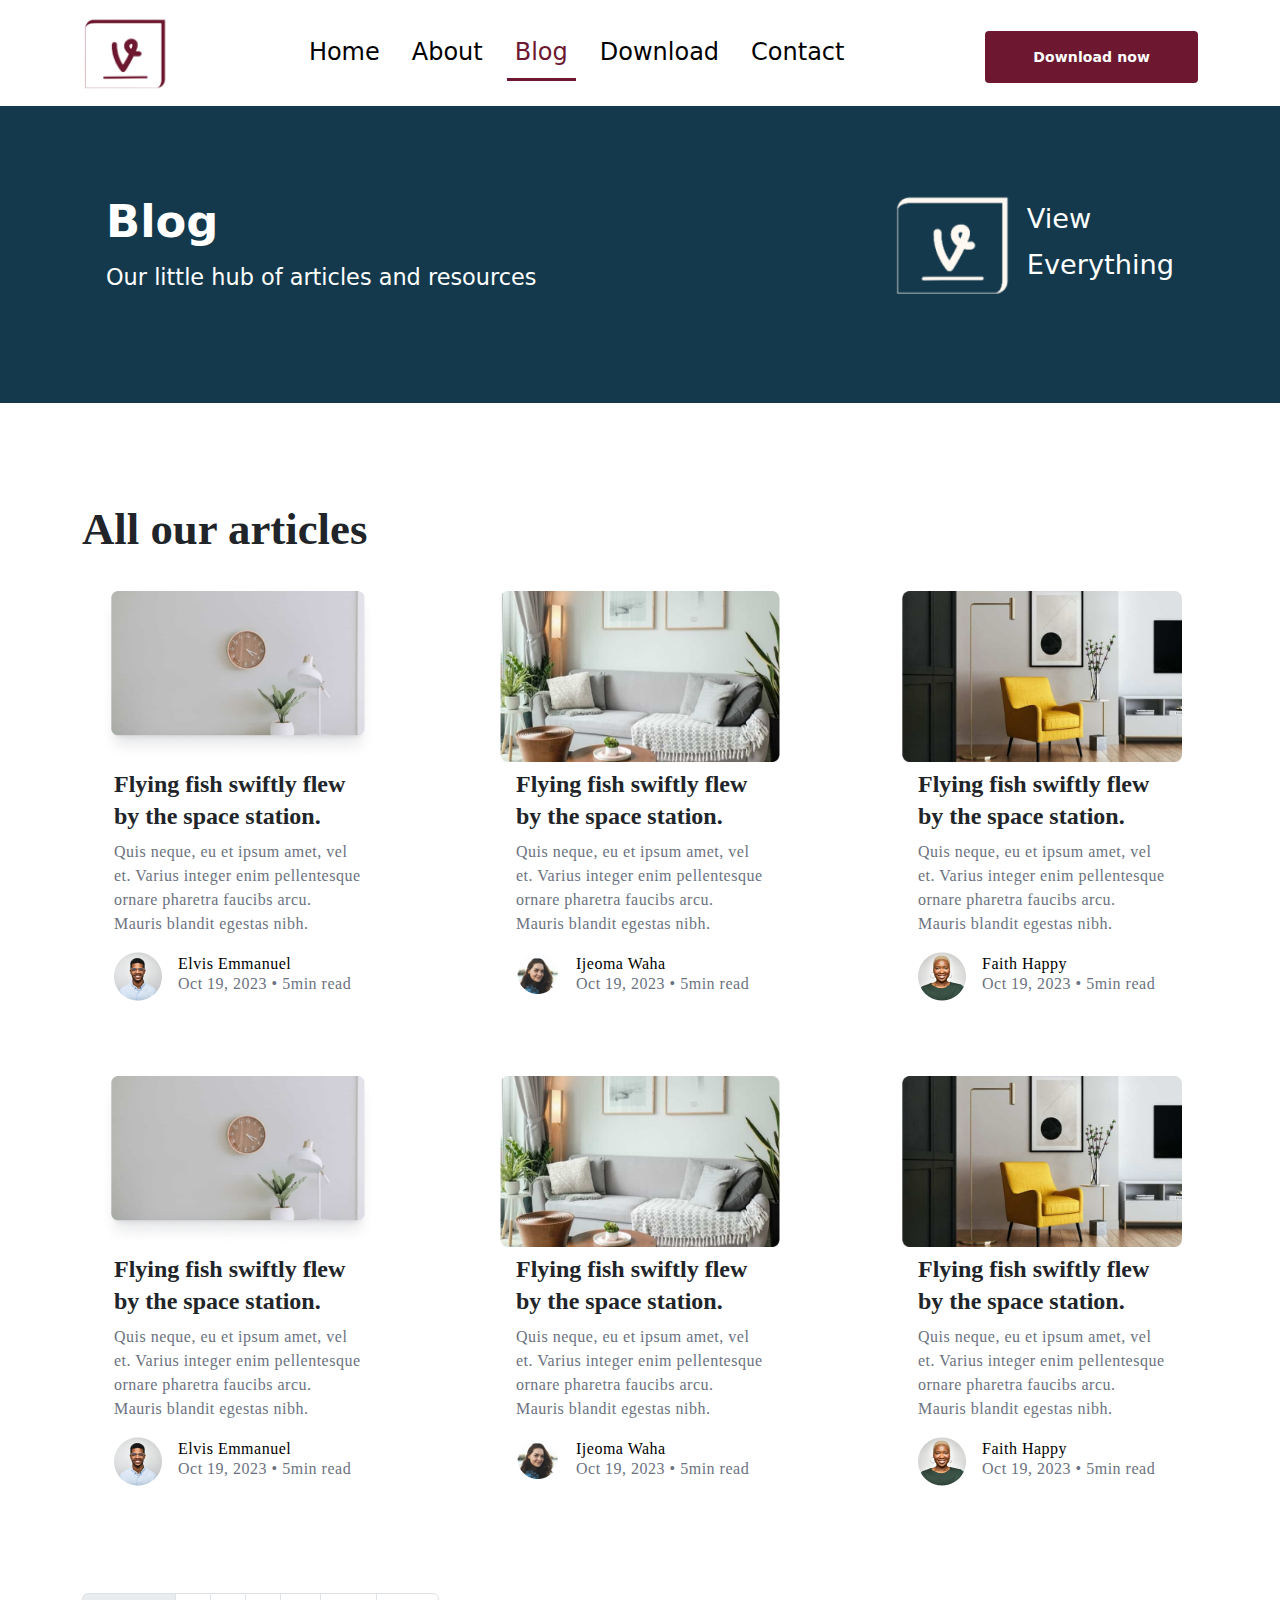
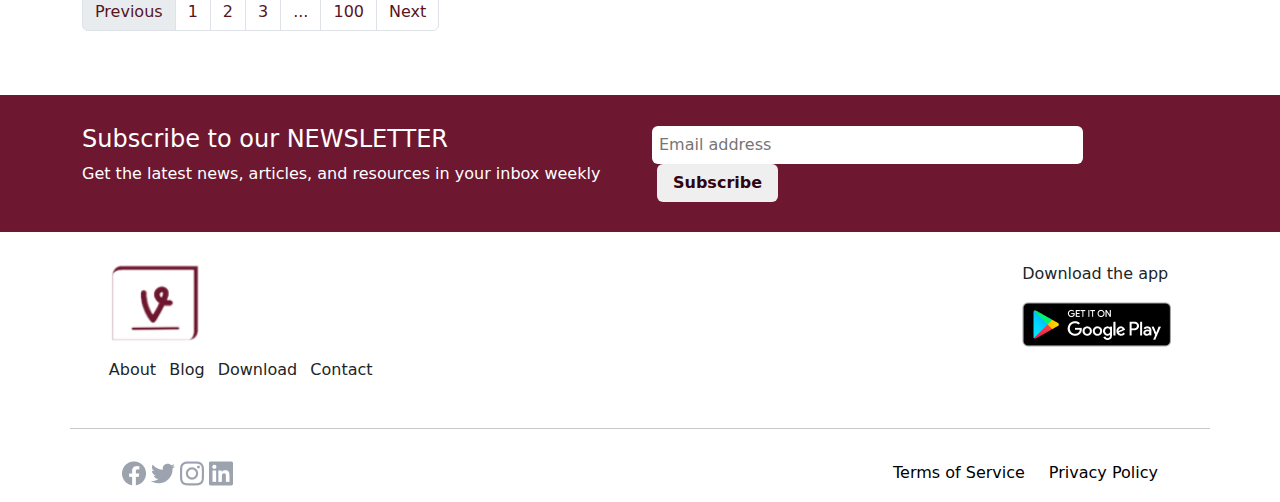
<file: article.html>
<!DOCTYPE html>
<html lang="en">
<head>
    <meta charset="UTF-8">
    <meta http-equiv="X-UA-Compatible" content="IE=edge">
    <meta name="viewport" content="width=device-width, initial-scale=1.0">
    <title>Articles page</title>
    <link rel="stylesheet" href="style.css">
    <link rel="stylesheet" href="bootstrap-5.3.2-dist/css/bootstrap.css">
    <link rel="stylesheet" href="fontawesome-free-6.4.2-web/css/all.css">
</head>
<body>
  <!-- Navigation bar -->
    <header class="bg-white fixed-top  nav-header  py-2 px-4  ">
      <nav class="navbar navbar-expand-md">
        <div class="container justify-content-between ">
          <!-- logo -->
          <a href=""><img src="img/image 17.png" alt="" width="img-fluid"></a>

          <!-- dropdown menu -->
          <button class="navbar-toggler" type="button" data-bs-toggle="collapse" data-bs-target="#navbarSupportedContent" aria-controls="navbarSupportedContent" aria-expanded="false" aria-label="Toggle navigation">
          <span class="navbar-toggler-icon"></span>
          </button>
          <div class="collapse navbar-collapse nav-menu" id="navbarSupportedContent">
            <ul class="navbar-nav mx-auto gap-3">
              <li class="nav-item">
                <a class="nav-link " href="index.html">Home</a>
              </li>
              <li class="nav-item">
                <a class="nav-link" href="about.html">About</a>
              </li>
              <li class="nav-item">
                <a class="nav-link active " style="color: #6d1830;" aria-current="page" href="blog.html">Blog</a>
              </li>
              <li class="nav-item">
                <a class="nav-link " href="download.html">Download</a>
              </li>
              <li class="nav-item">
                <a class="nav-link" href="contact.html">Contact</a>
              </li>
            </ul>
            <!-- download now button -->
            <button class="headerbtn rounded-1 btn-outline-danger py-3 px-5 mt-2  " type="submit">Download now</button>
          </div>                                            
        </div>
      </nav>
    </header>

    <!-- Blog Section -->
    <section>
      <div class="ViewE">
        <div class="container py-lg-5 justify-content-center   ">
          <div class="row About-cont-div text-white py-5 px-4">
            <div class="About-text-div col-sm-12 justify-content-around  col-md-6 col-lg-6">
              <h2 class="mb-3">Blog</h2>
              <p>Our little hub of articles and resources</p>
            </div>

            <div class="input-div col-sm-12 col-md-6 col-lg-6   ">
              <div class="view-logo d-flex gap-3 float-end">
                  <img src="img/image 37.png" alt="" class="img-fluid">
                  <h5>View <br> Everything</h5>
              </div> 
            </div>  
          </div>            
        </div>
      </div>        
    </section>

    <!-- All our Articles Section -->
    <section>
      <div class="container">
        <div class=" featuredRow-divis ">
          <h2>All our articles</h2>
        </div>
        <div class="row">
          <div class="cards-flex">
            <!-- 1st card -->
            <div class="card w-100  border-0 p-3">
              <img src="img/Image (2).png" alt="" width="img-fluid">
              <div class="card-body flyingfish-div">
                <h5 class="card-title">Flying fish swiftly flew by the space station.</h5>
                <p class="card-text">Quis neque, eu et ipsum amet, vel et. Varius integer enim pellentesque ornare pharetra faucibs arcu. Mauris blandit egestas nibh.</p>
                <div class="profile-flex d-flex my-3 ">
                  <div class="me-3">
                    <img src="img/Ellipse 1 (2).png" alt="" width="img-fluid">
                  </div> 
                  <div>
                    <p class="text-black">Elvis Emmanuel</p>
                    <p class="p-two" style="margin-top:-20px; color:#6b7280;">Oct 19, 2023 • 5min read</p>
                  </div>
                </div>
              </div>
            </div>
              <!-- 2nd card -->
            <div class="card w-100 border-0 p-3 ">
              <img src="img/unsplash_OtXADkUh3-I.png" alt="" width="img-fluid" style="height:100%;">
              <div class="card-body flyingfish-div">
                <h5 class="card-title">Flying fish swiftly flew by the space station.</h5>
                <p class="card-text">Quis neque, eu et ipsum amet, vel et. Varius integer enim pellentesque ornare pharetra faucibs arcu. Mauris blandit egestas nibh.</p>
                <div class="profile-flex d-flex my-3 ">
                  <div class="me-3">
                    <img src="img/Medium.png" alt="" width="img-fluid">
                  </div> 
                  <div>
                    <p class="text-black">Ijeoma Waha</p>
                    <p class="p-two" style="margin-top:-20px; color:#6b7280;">Oct 19, 2023 • 5min read</p>
                  </div>
                </div>
              </div>
            </div>
              <!-- 3rd card -->
              <div class="card w-100  border-0 p-3">
                <img src="img/unsplash__HqHX3LBN18.png" alt="" width="img-fluid" style="height:100%;">
                <div class="card-body flyingfish-div">
                  <h5 class="card-title">Flying fish swiftly flew by the space station.</h5>
                  <p class="card-text">Quis neque, eu et ipsum amet, vel et. Varius integer enim pellentesque ornare pharetra faucibs arcu. Mauris blandit egestas nibh.</p>
                  <div class="profile-flex d-flex my-3 ">
                    <div class="me-3">
                      <img src="img/Ellipse 1 (1).png" alt="" width="img-fluid">
                    </div> 
                    <div>
                      <p class="text-black">Faith Happy</p>
                      <p class="p-two" style="margin-top:-20px; color:#6b7280;">Oct 19, 2023 • 5min read</p>
                    </div>
                  </div>
                </div>
              </div>

          </div>

          <div class="cards-flex">
            <!-- 1st card -->
            <div class="card w-100  border-0 p-3">
              <img src="img/Image (2).png" alt="" width="img-fluid">
              <div class="card-body flyingfish-div">
                <h5 class="card-title">Flying fish swiftly flew by the space station.</h5>
                <p class="card-text">Quis neque, eu et ipsum amet, vel et. Varius integer enim pellentesque ornare pharetra faucibs arcu. Mauris blandit egestas nibh.</p>
                <div class="profile-flex d-flex my-3 ">
                  <div class="me-3">
                    <img src="img/Ellipse 1 (2).png" alt="" width="img-fluid">
                  </div> 
                  <div>
                    <p class="text-black">Elvis Emmanuel</p>
                    <p class="p-two" style="margin-top:-20px; color:#6b7280;">Oct 19, 2023 • 5min read</p>
                  </div>
                </div>
              </div>
            </div>
              <!-- 2nd card -->
            <div class="card w-100 border-0 p-3 ">
              <img src="img/unsplash_OtXADkUh3-I.png" alt="" width="img-fluid" style="height:100%;">
              <div class="card-body flyingfish-div">
                <h5 class="card-title">Flying fish swiftly flew by the space station.</h5>
                <p class="card-text">Quis neque, eu et ipsum amet, vel et. Varius integer enim pellentesque ornare pharetra faucibs arcu. Mauris blandit egestas nibh.</p>
                <div class="profile-flex d-flex my-3 ">
                  <div class="me-3">
                    <img src="img/Medium.png" alt="" width="img-fluid">
                  </div> 
                  <div>
                    <p class="text-black">Ijeoma Waha</p>
                    <p class="p-two" style="margin-top:-20px; color:#6b7280;">Oct 19, 2023 • 5min read</p>
                  </div>
                </div>
              </div>
            </div>
              <!-- 3rd card -->
              <div class="card w-100  border-0 p-3">
                <img src="img/unsplash__HqHX3LBN18.png" alt="" width="img-fluid" style="height:100%;">
                <div class="card-body flyingfish-div">
                  <h5 class="card-title">Flying fish swiftly flew by the space station.</h5>
                  <p class="card-text">Quis neque, eu et ipsum amet, vel et. Varius integer enim pellentesque ornare pharetra faucibs arcu. Mauris blandit egestas nibh.</p>
                  <div class="profile-flex d-flex my-3 ">
                    <div class="me-3">
                      <img src="img/Ellipse 1 (1).png" alt="" width="img-fluid">
                    </div> 
                    <div>
                      <p class="text-black">Faith Happy</p>
                      <p class="p-two" style="margin-top:-20px; color:#6b7280;">Oct 19, 2023 • 5min read</p>
                    </div>
                  </div>
                </div>
              </div>

          </div>

        </div>
      </div>
    </section>







    <!-- Pagination section -->
    <div class="paginationDiv py-5 ">
      <div class="container ">
        <div class="row">
          <nav aria-label="...">
            <ul class="pagination">
              <li class="page-item disabled">
                <a class="page-link text-danger-emphasis ">Previous</a>
              </li>
              <li class="page-item" style="color:#6d1830;" aria-current="page">
                <a class="page-link text-danger-emphasis" href="blog.html">1</a>
              </li>
              <li class="page-item">
                <a class="page-link text-danger-emphasis" href="article.html">2</a>
              </li>
              <li class="page-item">
                <a class="page-link text-danger-emphasis" href="RealEstate.html">3</a>
              </li>
              <li class="page-item">
                <a class="page-link text-danger-emphasis" href="#">...</a>
              </li>
              <li class="page-item">
                <a class="page-link text-danger-emphasis" href="#">100</a>
              </li>
              <li class="page-item">
                <a class="page-link text-danger-emphasis " href="#">Next</a>
              </li>
            </ul>
          </nav>
        </div>
      </div>
    </div>

    <!-- NEWSLETTER -->
    <section class="newsLetter">
        <div class="container">
        <div class="row justify-content-between align-items-center newsLetterRow">
            <div class=" col-sm-12 col-md-6 col-lg-6">
            <h4>Subscribe to our NEWSLETTER</h4>
            <p>Get the latest news, articles, and resources in your
                inbox weekly
            </p>
            </div>
        
            <div class=" col-sm-12 col-md-6 col-lg-6 aliit">
            <div class="inputForm ">
                <input type="text" name="" placeholder="Email address" id="" class="rounded border-0 ">
                <button class="newsLetterBtn px-3 rounded border-0">Subscribe</button>
            </div>
        </div>
        </div>

        </div>
    </section>

    <!-- links + logos -->
    <div class="links-GoogleApp">
        <div class="linkGroup">
        <img src="img/image 17.png" alt="" width="35%">
        <div class="link-list mt-3">
            <a href="about.html" class="text-decoration-none text-dark">About</a>
            <a href="blog.html" class="mx-2 text-decoration-none text-dark">Blog</a>
            <a href="download.html"class="text-decoration-none text-dark">Download</a>
            <a href="contact.html" class="ms-2 text-decoration-none text-dark">Contact</a>
        </div>
        </div>

        <div class="linksGroupGoogleApp">
            <p>Download the app</p>
            <img src="img/Frame 10.png" alt="">
        </div>
    </div>

    <hr class="container">

    <!-- FOOTER SECTION -->
    <footer class="p-3 bottom-0">
        <div class="footer footerGroup">
        <div class="footerImg gap-2 ">
            <img src="img/Social icon.f.png" alt="">
            <img src="img/Social icon.png" alt="">
            <img src="img/Social icon.i.png" alt="">
            <img src="img/Social icon.l.png" alt="">
        </div>

        
        <div class="footerTxt d-flex gap-4 ">
            <div><a href="">Terms of Service</a></div>
            <div><a href="">Privacy Policy</a></div>
        </div>
        </div>
    </footer>


    <script src="bootstrap-5.3.2-dist/js/bootstrap.bundle.js">
    </script>    
</body>
</html>
</file>
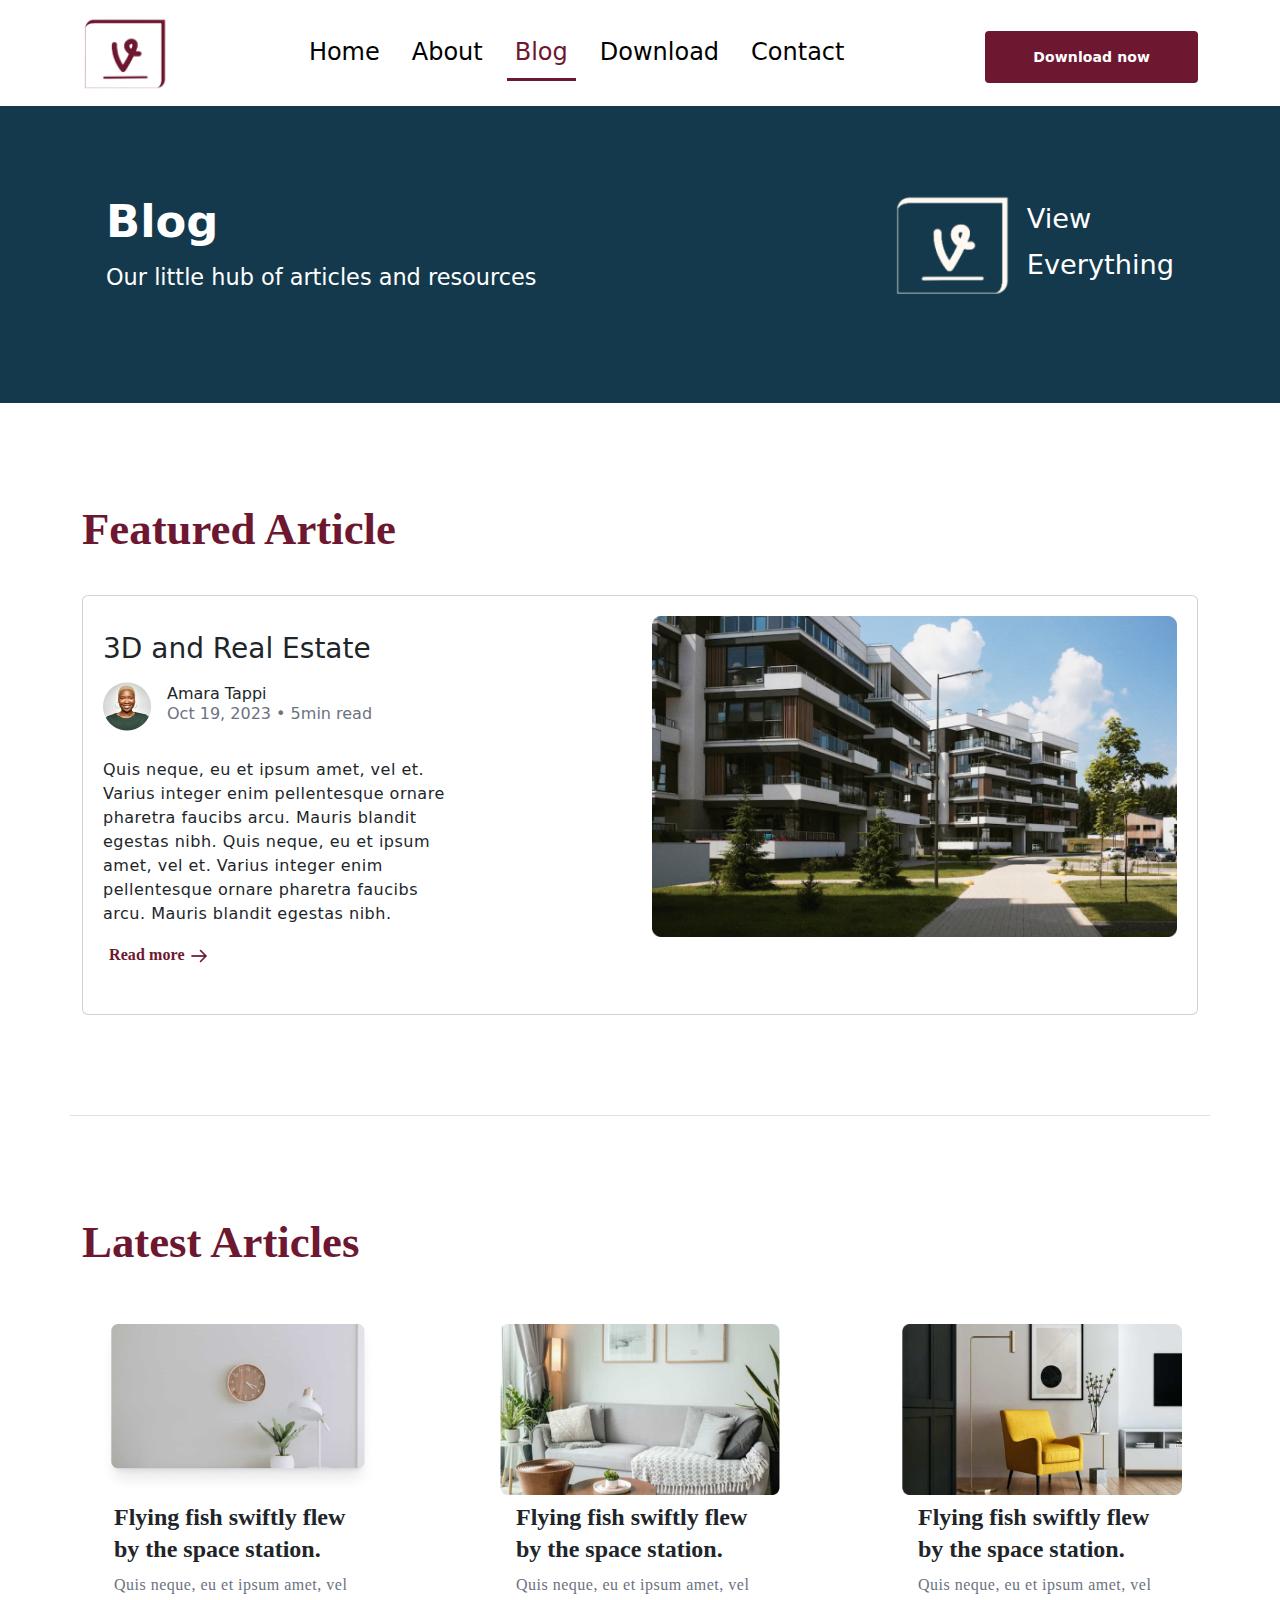
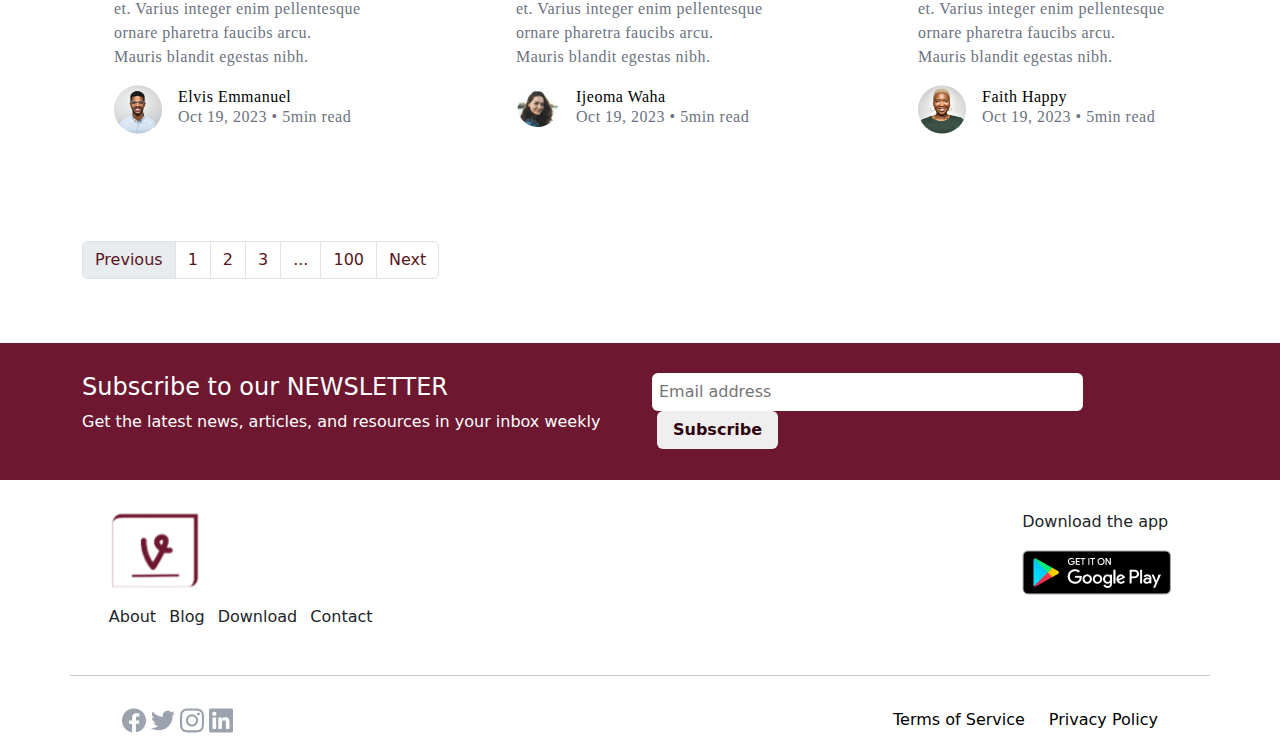
<file: blog.html>
<!DOCTYPE html>
<html lang="en">
<head>
    <meta charset="UTF-8">
    <meta http-equiv="X-UA-Compatible" content="IE=edge">
    <meta name="viewport" content="width=device-width, initial-scale=1.0">
    <title>Blog page</title>
    <link rel="stylesheet" href="style.css">
    <link rel="stylesheet" href="bootstrap-5.3.2-dist/css/bootstrap.css">
    <link rel="stylesheet" href="fontawesome-free-6.4.2-web/css/all.css">
</head>
<body>
  <!-- Navigation bar -->
    <header class="bg-white fixed-top  nav-header  py-2 px-4  ">
      <nav class="navbar navbar-expand-md">
        <div class="container justify-content-between ">
          <!-- logo -->
          <a href=""><img src="img/image 17.png" alt="" width="img-fluid"></a>

          <!-- dropdown menu -->
          <button class="navbar-toggler" type="button" data-bs-toggle="collapse" data-bs-target="#navbarSupportedContent" aria-controls="navbarSupportedContent" aria-expanded="false" aria-label="Toggle navigation">
          <span class="navbar-toggler-icon"></span>
          </button>
          <div class="collapse navbar-collapse nav-menu" id="navbarSupportedContent">
            <ul class="navbar-nav mx-auto gap-3">
              <li class="nav-item">
                <a class="nav-link " href="index.html">Home</a>
              </li>
              <li class="nav-item">
                <a class="nav-link" href="about.html">About</a>
              </li>
              <li class="nav-item">
                <a class="nav-link active " style="color: #6d1830;" aria-current="page" href="blog.html">Blog</a>
              </li>
              <li class="nav-item">
                <a class="nav-link " href="download.html">Download</a>
              </li>
              <li class="nav-item">
                <a class="nav-link" href="contact.html">Contact</a>
              </li>
            </ul>
            <!-- download now button -->
            <button class="headerbtn rounded-1 btn-outline-danger py-3 px-5 mt-2  " type="submit">Download now</button>
          </div>                                            
        </div>
      </nav>
    </header>

    <!-- Blog Section -->
    <section>
      <div class="ViewE">
        <div class="container py-lg-5 justify-content-center   ">
          <div class="row About-cont-div text-white py-5 px-4">
            <div class="About-text-div col-sm-12 justify-content-around  col-md-6 col-lg-6">
              <h2 class="mb-3">Blog</h2>
              <p>Our little hub of articles and resources</p>
            </div>

            <div class="input-div col-sm-12 col-md-6 col-lg-6   ">
              <div class="view-logo d-flex gap-3 float-end">
                  <img src="img/image 37.png" alt="" class="img-fluid">
                  <h5>View <br> Everything</h5>
              </div> 
            </div>  
          </div>            
        </div>
      </div>        
    </section>

    <!-- Featured Article -->
    <section>
      
  
        <div class="container featured-sectionDiv ">
          <div class=" featuredRow-div  ">
            <h2>Featured Article</h2>
          </div>
          <div class="card">
            <div class=" row  realestate-card ">
              <div class="realEstatetxt col-sm-12 col-md-5 col-lg-6 ">
                
                <h3>3D and Real Estate</h3>
                <div class="profile-flex d-flex my-3 ">
                  <div class="me-3">
                    <img src="img/Ellipse 1 (1).png" alt="" width="img-fluid">
                  </div> 
                  <div>
                    <p>Amara Tappi</p>
                    <p class="p-two" style="margin-top:-20px; color:#6b7280;">Oct 19, 2023 • 5min read</p>
                  </div>
                </div>
                <div class="txtParagraph mb-3 ">
                  <p>Quis neque, eu et ipsum amet, vel et. Varius integer enim pellentesque ornare pharetra faucibs arcu. Mauris blandit egestas nibh. Quis neque, eu et ipsum amet, vel et. Varius integer enim pellentesque ornare pharetra faucibs arcu. Mauris blandit egestas nibh.</p>
                </div>
                <button><a href="RealEstate.html">Read more <img src="img/Icon (3).png" alt=""></a></button>
              </div>
              
              <div class="realEstateimg col-sm-11 col-md-5 col-lg-6 rounded-2  ">
                <img src="img/image 39.png" alt="Real Estate building" width="100%">
              </div>
         
          </div>
          </div>
      </div>
    </section>

    <!-- Latest Article Section -->
    <section>
      <div class="container border-top ">
        <div class=" featuredRow-div  ">
          <h2>Latest Articles</h2>
        </div>
        <div class="row">
          <div class="cards-flex">
            <!-- 1st card -->
            <div class="card w-100  border-0 p-3">
              <img src="img/Image (2).png" alt="" width="img-fluid">
              <div class="card-body flyingfish-div">
                <h5 class="card-title">Flying fish swiftly flew by the space station.</h5>
                <p class="card-text">Quis neque, eu et ipsum amet, vel et. Varius integer enim pellentesque ornare pharetra faucibs arcu. Mauris blandit egestas nibh.</p>
                <div class="profile-flex d-flex my-3 ">
                  <div class="me-3">
                    <img src="img/Ellipse 1 (2).png" alt="" width="img-fluid">
                  </div> 
                  <div>
                    <p class="text-black">Elvis Emmanuel</p>
                    <p class="p-two" style="margin-top:-20px; color:#6b7280;">Oct 19, 2023 • 5min read</p>
                  </div>
                </div>
              </div>
            </div>
              <!-- 2nd card -->
            <div class="card w-100 border-0 p-3 ">
              <img src="img/unsplash_OtXADkUh3-I.png" alt="" width="img-fluid" style="height:100%;">
              <div class="card-body flyingfish-div">
                <h5 class="card-title">Flying fish swiftly flew by the space station.</h5>
                <p class="card-text">Quis neque, eu et ipsum amet, vel et. Varius integer enim pellentesque ornare pharetra faucibs arcu. Mauris blandit egestas nibh.</p>
                <div class="profile-flex d-flex my-3 ">
                  <div class="me-3">
                    <img src="img/Medium.png" alt="" width="img-fluid">
                  </div> 
                  <div>
                    <p class="text-black">Ijeoma Waha</p>
                    <p class="p-two" style="margin-top:-20px; color:#6b7280;">Oct 19, 2023 • 5min read</p>
                  </div>
                </div>
              </div>
            </div>
              <!-- 3rd card -->
              <div class="card w-100  border-0 p-3">
                <img src="img/unsplash__HqHX3LBN18.png" alt="" width="img-fluid" style="height:100%;">
                <div class="card-body flyingfish-div">
                  <h5 class="card-title">Flying fish swiftly flew by the space station.</h5>
                  <p class="card-text">Quis neque, eu et ipsum amet, vel et. Varius integer enim pellentesque ornare pharetra faucibs arcu. Mauris blandit egestas nibh.</p>
                  <div class="profile-flex d-flex my-3 ">
                    <div class="me-3">
                      <img src="img/Ellipse 1 (1).png" alt="" width="img-fluid">
                    </div> 
                    <div>
                      <p class="text-black">Faith Happy</p>
                      <p class="p-two" style="margin-top:-20px; color:#6b7280;">Oct 19, 2023 • 5min read</p>
                    </div>
                  </div>
                </div>
              </div>

          </div>

        </div>
      </div>
    </section>

    <!-- Pagination section -->
    <div class="paginationDiv py-5 ">
      <div class="container ">
        <div class="row">
          <nav aria-label="...">
            <ul class="pagination">
              <li class="page-item disabled">
                <a class="page-link text-danger-emphasis ">Previous</a>
              </li>
              <li class="page-item" style="color:#6d1830;" aria-current="page">
                <a class="page-link text-danger-emphasis" href="blog.html">1</a>
              </li>
              <li class="page-item">
                <a class="page-link text-danger-emphasis" href="article.html">2</a>
              </li>
              <li class="page-item">
                <a class="page-link text-danger-emphasis" href="RealEstate.html">3</a>
              </li>
              <li class="page-item">
                <a class="page-link text-danger-emphasis" href="#">...</a>
              </li>
              <li class="page-item">
                <a class="page-link text-danger-emphasis" href="#">100</a>
              </li>
              <li class="page-item">
                <a class="page-link text-danger-emphasis " href="#">Next</a>
              </li>
            </ul>
          </nav>
        </div>
      </div>
    </div>

        <!-- NEWSLETTER -->
        <section class="newsLetter">
          <div class="container">
          <div class="row justify-content-between align-items-center newsLetterRow">
              <div class=" col-sm-12 col-md-6 col-lg-6">
              <h4>Subscribe to our NEWSLETTER</h4>
              <p>Get the latest news, articles, and resources in your
                  inbox weekly
              </p>
              </div>
          
              <div class=" col-sm-12 col-md-6 col-lg-6 aliit">
              <div class="inputForm ">
                  <input type="text" name="" placeholder="Email address" id="" class="rounded border-0 ">
                  <button class="newsLetterBtn px-3 rounded border-0">Subscribe</button>
              </div>
          </div>
          </div>
  
          </div>
      </section>
  
      <!-- links + logos -->
      <div class="links-GoogleApp">
          <div class="linkGroup">
          <img src="img/image 17.png" alt="" width="35%">
          <div class="link-list mt-3">
              <a href="about.html" class="text-decoration-none text-dark">About</a>
              <a href="blog.html" class="mx-2 text-decoration-none text-dark">Blog</a>
              <a href="download.html"class="text-decoration-none text-dark">Download</a>
              <a href="contact.html" class="ms-2 text-decoration-none text-dark">Contact</a>
          </div>
          </div>
  
          <div class="linksGroupGoogleApp">
              <p>Download the app</p>
              <img src="img/Frame 10.png" alt="">
          </div>
      </div>
  
      <hr class="container">
  
      <!-- FOOTER SECTION -->
      <footer class="p-3 bottom-0">
          <div class="footer footerGroup">
          <div class="footerImg gap-2 ">
              <img src="img/Social icon.f.png" alt="">
              <img src="img/Social icon.png" alt="">
              <img src="img/Social icon.i.png" alt="">
              <img src="img/Social icon.l.png" alt="">
          </div>
  
          
          <div class="footerTxt d-flex gap-4 ">
              <div><a href="">Terms of Service</a></div>
              <div><a href="">Privacy Policy</a></div>
          </div>
          </div>
      </footer>  
    




    <script src="bootstrap-5.3.2-dist/js/bootstrap.bundle.js">
    </script>    
</body>
</html>
</file>
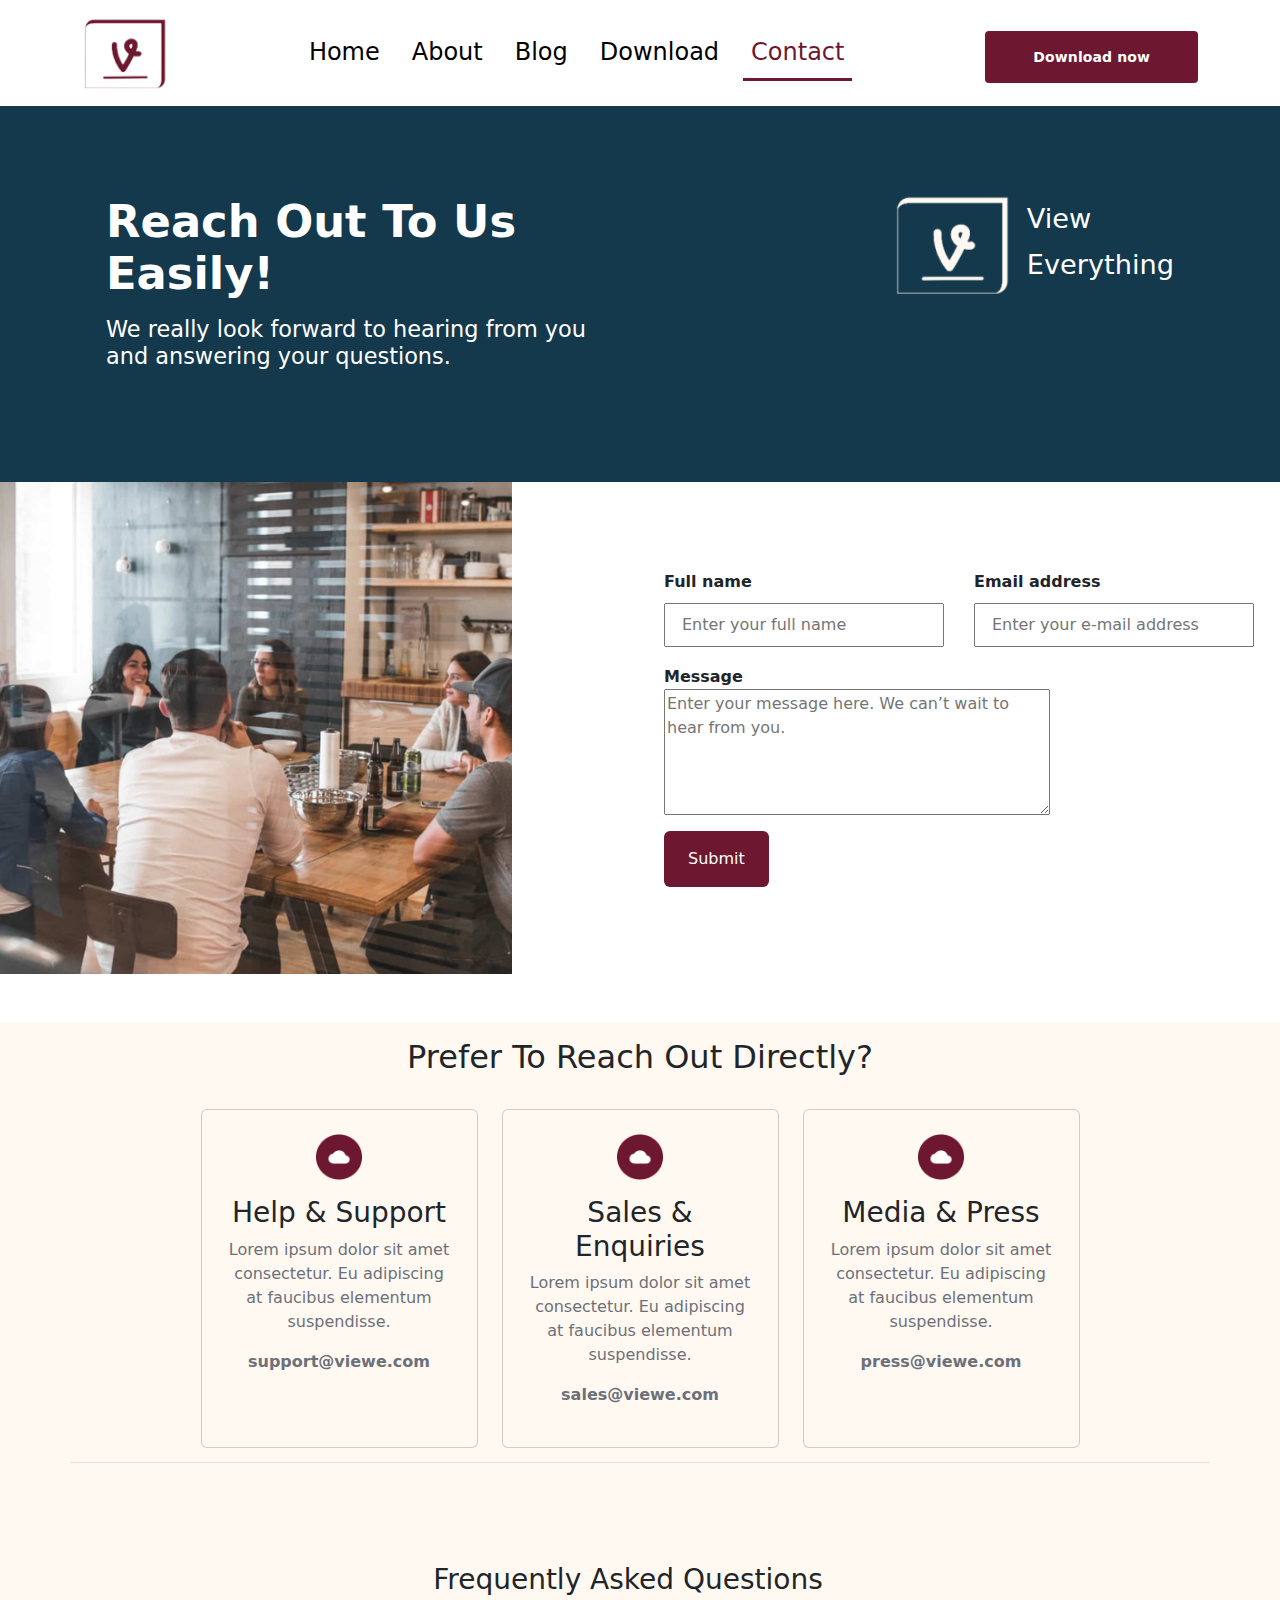
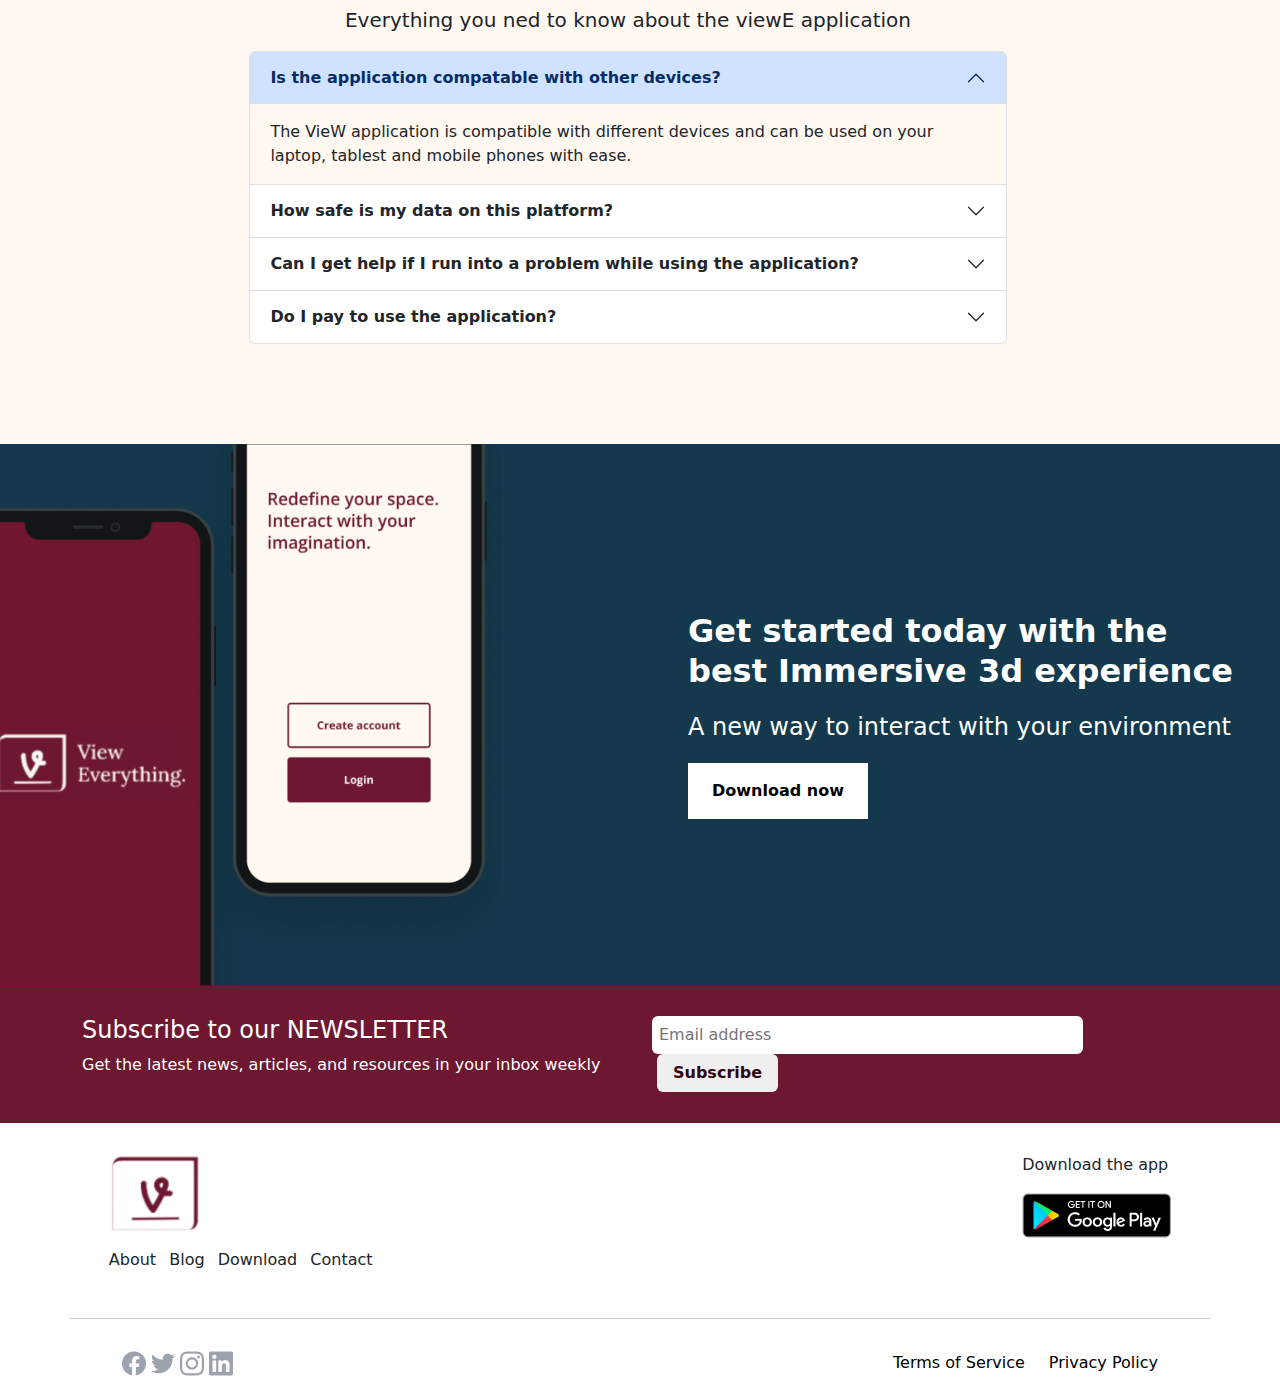
<file: contact.html>
<!DOCTYPE html>
<html lang="en">
<head>
    <meta charset="UTF-8">
    <meta http-equiv="X-UA-Compatible" content="IE=edge">
    <meta name="viewport" content="width=device-width, initial-scale=1.0">
    <title>Contact page</title>
    <link rel="stylesheet" href="style.css">
    <link rel="stylesheet" href="bootstrap-5.3.2-dist/css/bootstrap.css">
    <link rel="stylesheet" href="fontawesome-free-6.4.2-web/css/all.css">
</head>
<body>
  <!-- Navigation bar -->
    <header class="bg-white fixed-top  nav-header  py-2 px-4  ">
      <nav class="navbar navbar-expand-md">
        <div class="container justify-content-between ">
          <!-- logo -->
          <a href=""><img src="img/image 17.png" alt="" width="img-fluid"></a>

          <!-- dropdown menu -->
          <button class="navbar-toggler" type="button" data-bs-toggle="collapse" data-bs-target="#navbarSupportedContent" aria-controls="navbarSupportedContent" aria-expanded="false" aria-label="Toggle navigation">
          <span class="navbar-toggler-icon"></span>
          </button>
          <div class="collapse navbar-collapse nav-menu" id="navbarSupportedContent">
            <ul class="navbar-nav mx-auto gap-3">
              <li class="nav-item">
                <a class="nav-link" href="index.html">Home</a>
              </li>
              <li class="nav-item">
                <a class="nav-link" href="about.html">About</a>
              </li>
              <li class="nav-item">
                <a class="nav-link " href="blog.html">Blog</a>
              </li>
              <li class="nav-item">
                <a class="nav-link " href="download.html">Download</a>
              </li>
              <li class="nav-item">
                <a class="nav-link active " style="color: #6d1830;" aria-current="page" href="contact.html">Contact</a>
              </li>
            </ul>
            <!-- download now button -->
            <button class="headerbtn rounded-1 btn-outline-danger py-3 px-5 mt-2  " type="submit">Download now</button>
          </div>                                            
        </div>
      </nav>
    </header>
    
    <!-- Reach Out to Us Section -->
    <section>
      <div class="ViewE">
        <div class="container py-lg-5 justify-content-center   ">
          <div class="row About-cont-div text-white py-5 px-4">
            <div class="About-text-div col-sm-12 justify-content-around  col-md-6 col-lg-6">
              <h2 class="mb-3">Reach Out To Us Easily!</h2>
              <p>We really look forward to hearing from you and answering your questions.</p>
            </div>

            <div class="input-div col-sm-12 col-md-6 col-lg-6   ">
              <div class="view-logo d-flex gap-3 float-end">
                  <img src="img/image 37.png" alt="" class="img-fluid">
                  <h5>View <br> Everything</h5>
              </div> 
            </div>  
          </div>            
        </div>
      </div>        
  </section>

  <!-- Contact Input Section -->
  <section>
    <div class="row">
      <div class="inputContents d-flex ">
        <div class="inputImage col-lg-6 col-md-6 col-sm-0">
          <img src="img/Image.png" alt="" width="80%">
        </div>
        <!-- form section -->
        <div class="form-div w-100 p-sm-4 p-md-4  my-lg-auto col-lg-6 col-md-5 col-sm-11">
          <div class="InputFlex">
            <div class="full-name">
              <strong>Full name</strong><br>
              <input type="text" placeholder="Enter your full name">
            </div>
            <div class="email">
              <strong>Email address</strong><br>
              <input type="email" placeholder="Enter your e-mail address" required="@">
            </div>
          </div>
          <div class="messageInput">
            <strong>Message</strong><br>
            <textarea name="" id="messagearea" cols="45" rows="5" placeholder="Enter your message here. We can’t wait to hear from you."></textarea>
          </div>
          <div class="submit-button">
            <button class="rounded border-0 py-3 px-4">Submit</button>
          </div>
        </div>
      </div>
    </div>
  </section>

  <!-- Prefer To Reach Out Section -->
  <section style="background-color: #fff9f2;">
    <div class="container ">
        <div class="row my-5 justify-content-center p-3  gap-4 Prefer-contain">
          <h2 class="text-center">Prefer To Reach Out Directly?</h2>
            <div class="card card-div text-center p-4 col-sm-12 col-md-3 col-lg-3" style="background-color: #fff9f2;">
                <img src="img/Frame 40566.png" alt="" width="20%" class="mx-auto">
                <h3 class="mt-3">Help & Support</h3>
                <p>Lorem ipsum dolor sit amet consectetur. Eu adipiscing at faucibus elementum suspendisse.</p>
                <p><b>support@viewe.com</b></p>
            </div>

            <div class="card card-div text-center p-4 col-sm-12 col-md-3 col-lg-3" style="background-color: #fff9f2;">
                <img src="img/Frame 40566.png" alt="" width="20%" class="mx-auto">
                <h3 class="mt-3">Sales & Enquiries</h3>
                <p>Lorem ipsum dolor sit amet consectetur. Eu adipiscing at faucibus elementum suspendisse.</p>
                <p><b>sales@viewe.com</b></p>
            </div>

            <div class="card card-div text-center p-4 col-sm-12 col-md-3 col-lg-3" style="background-color: #fff9f2;">
                <img src="img/Frame 40566.png" alt="" width="20%" class="mx-auto">
                <h3 class="mt-3">Media & Press</h3>
                <p>Lorem ipsum dolor sit amet consectetur. Eu adipiscing at faucibus elementum suspendisse.</p>
                <p><b>press@viewe.com</b></p>
            </div>
        </div>
    </div>
  </section>

  <!-- FREQUENTLY ASKED QUESTION -->
  <section class="accordion-div" style="background-color: #fff9f2;">
    <div class="container border-top accordion-cont">
      <div class="row col-sm-12 col-md-12 col-lg-12 text-center text-md-center text-sm-start  ">
        
        <div class="accordion" id="accordionExample">
          <h3>Frequently Asked Questions</h3>
          <p class="fs-5">Everything you ned to know about the viewE application</p>

          <div class="accordion-item" style="background-color: #fff9f2;">
            <h2 class="accordion-header">
              <button class="accordion-button" type="button" data-bs-toggle="collapse" data-bs-target="#collapseOne" aria-expanded="true" aria-controls="collapseOne">
                <strong>Is the application compatable with other devices?</strong>
              </button>
            </h2>
            <div id="collapseOne" class="accordion-collapse collapse show" data-bs-parent="#accordionExample">
              <div class="accordion-body text-start ">
                The VieW application is compatible with different devices and can be used on your laptop, tablest and mobile phones with ease.
              </div>
            </div>
          </div>
          <div class="accordion-item" style="background-color: #fff9f2;">
            <h2 class="accordion-header">
              <button class="accordion-button collapsed" type="button" data-bs-toggle="collapse" data-bs-target="#collapseTwo" aria-expanded="false" aria-controls="collapseTwo">
                <strong>How safe is my data on this platform?</strong>
              </button>
            </h2>
            <div id="collapseTwo" class="accordion-collapse collapse" data-bs-parent="#accordionExample">
              <div class="accordion-body text-start">
                <strong>This is the second item's accordion body.</strong> It is hidden by default, until the collapse plugin adds the appropriate classes that we use to style each element. These classes control the overall appearance, as well as the showing and hiding via CSS transitions. You can modify any of this with custom CSS or overriding our default variables. It's also worth noting that just about any HTML can go within the <code>.accordion-body</code>, though the transition does limit overflow.
              </div>
            </div>
          </div>
          <div class="accordion-item" style="background-color: #fff9f2;">
            <h2 class="accordion-header">
              <button class="accordion-button collapsed" type="button" data-bs-toggle="collapse" data-bs-target="#collapseTwo" aria-expanded="false" aria-controls="collapseTwo">
                <strong>Can I get help if I run into a problem while using the application?</strong>
              </button>
            </h2>
            <div id="collapseTwo" class="accordion-collapse collapse" data-bs-parent="#accordionExample">
              <div class="accordion-body text-start">
                <strong>This is the third item's accordion body.</strong> It is hidden by default, until the collapse plugin adds the appropriate classes that we use to style each element. These classes control the overall appearance, as well as the showing and hiding via CSS transitions. You can modify any of this with custom CSS or overriding our default variables. It's also worth noting that just about any HTML can go within the <code>.accordion-body</code>, though the transition does limit overflow.
              </div>
            </div>
          </div>
          <div class="accordion-item" style="background-color: #fff9f2;">
            <h2 class="accordion-header">
              <button class="accordion-button collapsed" type="button" data-bs-toggle="collapse" data-bs-target="#collapseThree" aria-expanded="false" aria-controls="collapseThree">
                <strong>Do I pay to use the application?</strong>
              </button>
            </h2>
            <div id="collapseThree" class="accordion-collapse collapse" data-bs-parent="#accordionExample">
              <div class="accordion-body">
                <strong>This is the third item's accordion body.</strong> It is hidden by default, until the collapse plugin adds the appropriate classes that we use to style each element. These classes control the overall appearance, as well as the showing and hiding via CSS transitions. You can modify any of this with custom CSS or overriding our default variables. It's also worth noting that just about any HTML can go within the <code>.accordion-body</code>, though the transition does limit overflow.
              </div>
            </div>
          </div>
        </div>
      </div>
    </div>
  </section> 
  
  <!-- GET STARTED TODAY SECTION -->
  <section>
    <div class="bg-get-start ">
      <div class="row">
       <div class="img col-sm-12 col-md-6 col-lg-6">
        <img src="img/image 14.png" alt="" width="80%">
       </div>
       <div class="p-5    get-started col-sm-12 col-md-6 col-lg-6 m-lg-auto text-white">
        <h2>Get started today with the best Immersive 3d experience</h2>
        <p>A new way to interact with your environment</p>
        <button class="bg-white text-black py-3 px-4 border-0 fw-bold ">Download now</button>
       </div> 
      </div>
    </div>
  </section>

  <!-- NEWSLETTER -->
  <section class="newsLetter">
    <div class="container">
      <div class="row justify-content-between align-items-center newsLetterRow">
        <div class=" col-sm-12 col-md-6 col-lg-6">
          <h4>Subscribe to our NEWSLETTER</h4>
          <p>Get the latest news, articles, and resources in your
            inbox weekly
          </p>
        </div>
    
        <div class=" col-sm-12 col-md-6 col-lg-6 aliit">
          <div class="inputForm ">
            <input type="text" name="" placeholder="Email address" id="" class="rounded border-0 ">
            <button class="newsLetterBtn px-3 rounded border-0">Subscribe</button>
          </div>
      </div>
      </div>

    </div>
  </section>

  <!-- links + logos -->
  <div class="links-GoogleApp">
    <div class="linkGroup">
      <img src="img/image 17.png" alt="" width="35%">
      <div class="link-list mt-3">
        <a href="about.html" class="text-decoration-none text-dark">About</a>
        <a href="blog.html" class="mx-2 text-decoration-none text-dark">Blog</a>
        <a href="download.html"class="text-decoration-none text-dark">Download</a>
        <a href="contact.html" class="ms-2 text-decoration-none text-dark">Contact</a>
      </div>
    </div>

    <div class="linksGroupGoogleApp">
        <p>Download the app</p>
        <img src="img/Frame 10.png" alt="">
    </div>
  </div>

  <hr class="container">

  <!-- FOOTER SECTION -->
  <footer class="p-3 bottom-0">
    <div class="footer footerGroup">
      <div class="footerImg gap-2 ">
        <img src="img/Social icon.f.png" alt="">
        <img src="img/Social icon.png" alt="">
        <img src="img/Social icon.i.png" alt="">
        <img src="img/Social icon.l.png" alt="">
      </div>

      
      <div class="footerTxt d-flex gap-4 ">
        <div><a href="">Terms of Service</a></div>
        <div><a href="">Privacy Policy</a></div>
      </div>
    </div>
  </footer>






    <script src="bootstrap-5.3.2-dist/js/bootstrap.bundle.js">
    </script>    
</body>
</html>
</file>
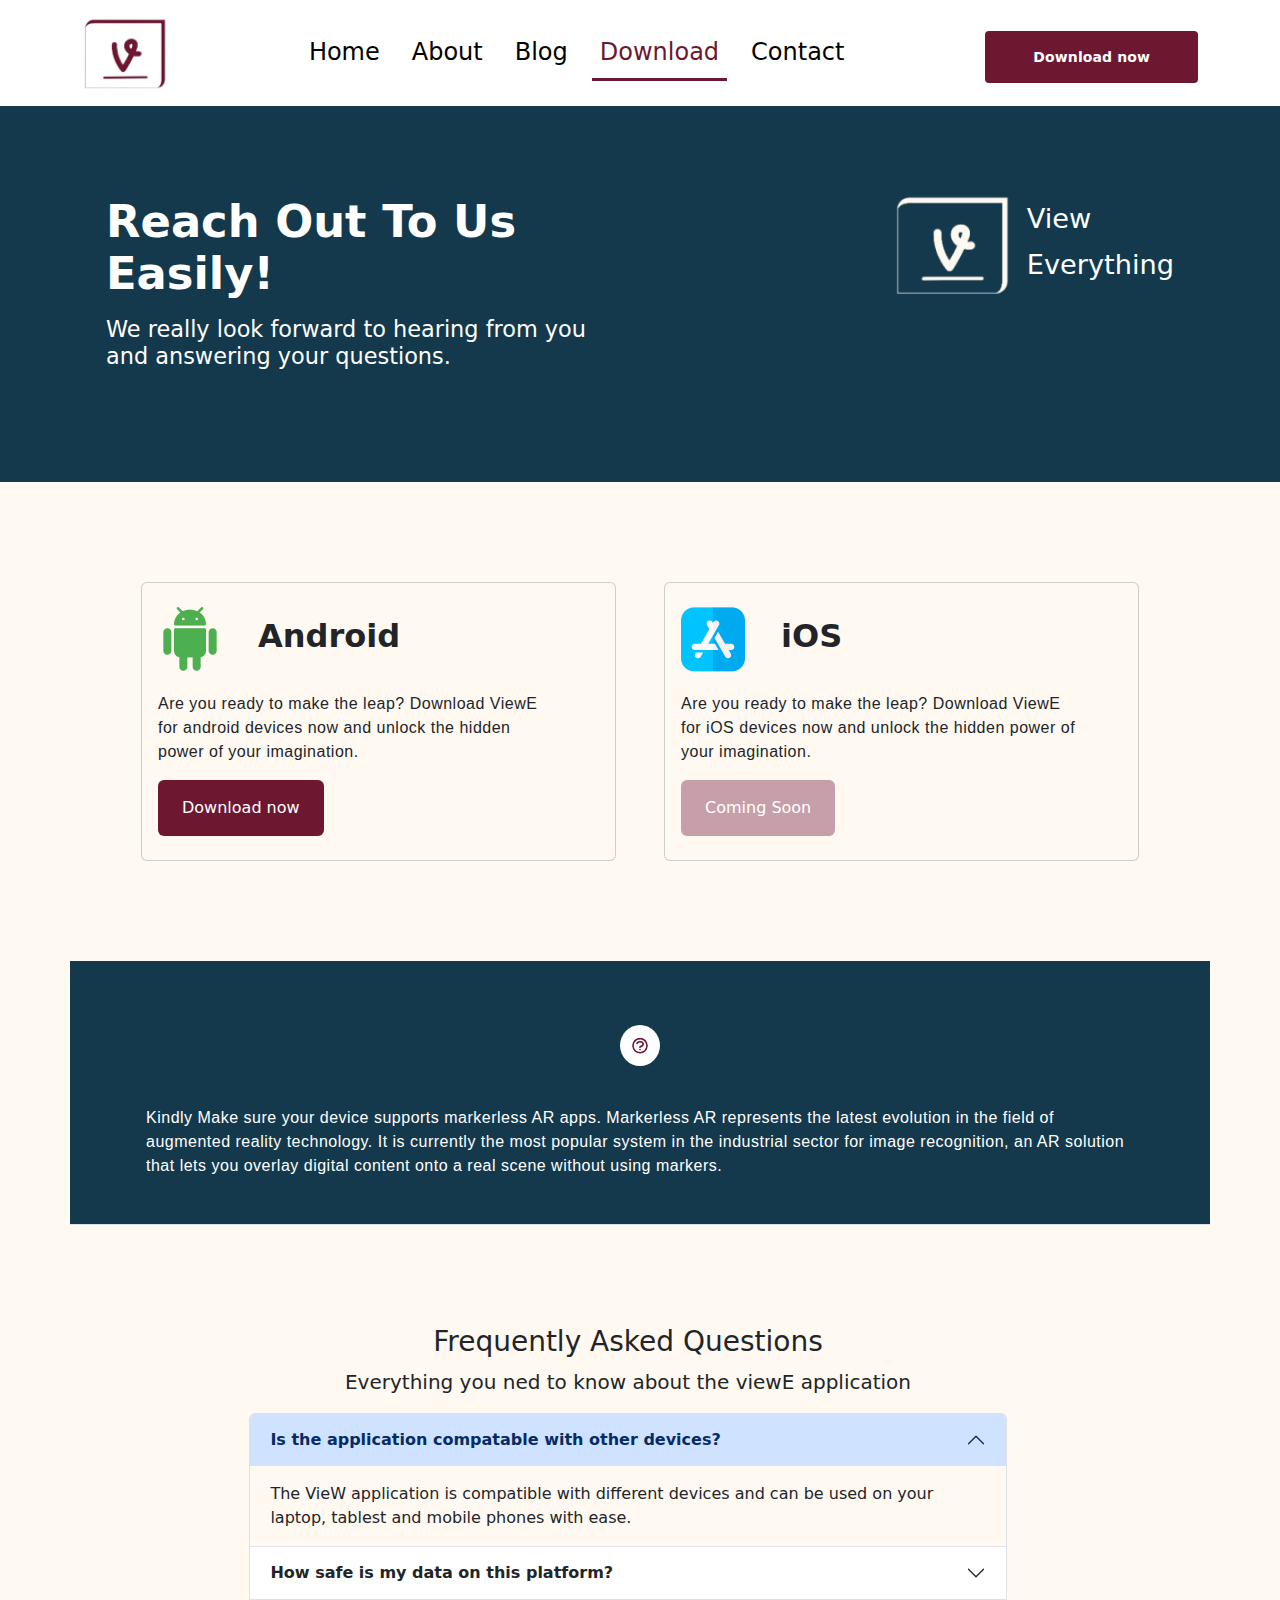
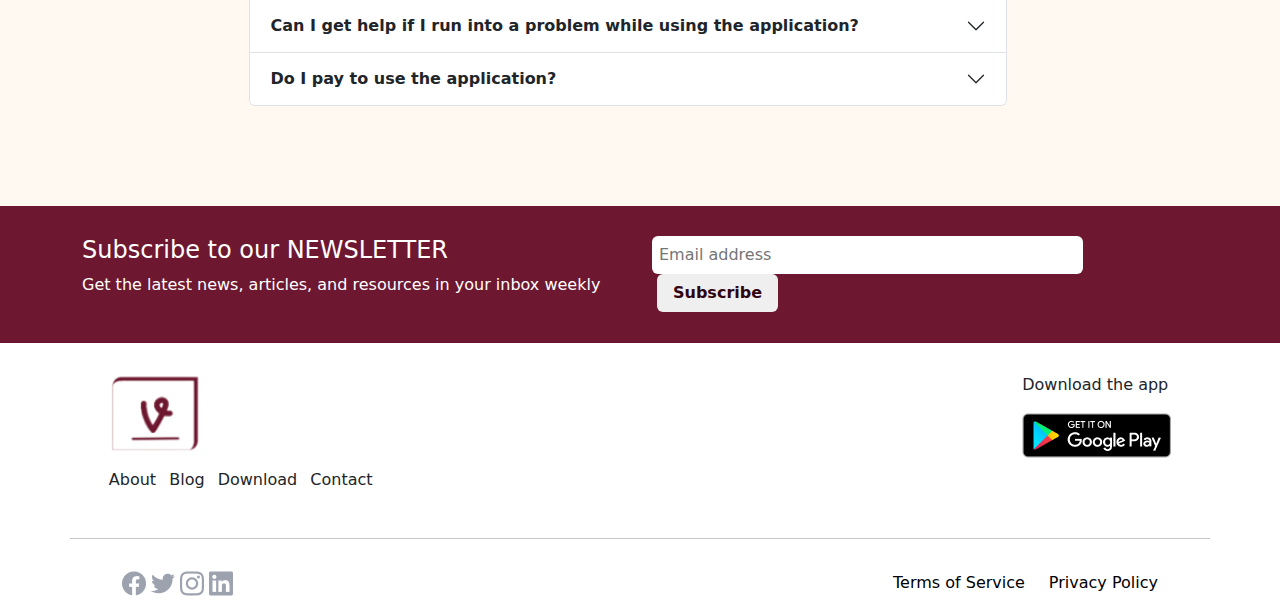
<file: download.html>
<!DOCTYPE html>
<html lang="en">
<head>
    <meta charset="UTF-8">
    <meta http-equiv="X-UA-Compatible" content="IE=edge">
    <meta name="viewport" content="width=device-width, initial-scale=1.0">
    <title>Download page</title>
    <link rel="stylesheet" href="style.css">
    <link rel="stylesheet" href="bootstrap-5.3.2-dist/css/bootstrap.css">
    <link rel="stylesheet" href="fontawesome-free-6.4.2-web/css/all.css">
</head>
<body>
  <!-- Navigation bar -->
    <header class="bg-white fixed-top  nav-header  py-2 px-4  ">
      <nav class="navbar navbar-expand-md">
        <div class="container justify-content-between ">
          <!-- logo -->
          <a href=""><img src="img/image 17.png" alt="" width="img-fluid"></a>

          <!-- dropdown menu -->
          <button class="navbar-toggler" type="button" data-bs-toggle="collapse" data-bs-target="#navbarSupportedContent" aria-controls="navbarSupportedContent" aria-expanded="false" aria-label="Toggle navigation">
          <span class="navbar-toggler-icon"></span>
          </button>
          <div class="collapse navbar-collapse nav-menu" id="navbarSupportedContent">
            <ul class="navbar-nav mx-auto gap-3">
              <li class="nav-item">
                <a class="nav-link " href="index.html">Home</a>
              </li>
              <li class="nav-item">
                <a class="nav-link" href="about.html">About</a>
              </li>
              <li class="nav-item">
                <a class="nav-link " href="blog.html">Blog</a>
              </li>
              <li class="nav-item">
                <a class="nav-link active " style="color: #6d1830;" aria-current="page" href="download.html">Download</a>
              </li>
              <li class="nav-item">
                <a class="nav-link" href="contact.html">Contact</a>
              </li>
            </ul>
            <!-- download now button -->
            <button class="headerbtn rounded-1 btn-outline-danger py-3 px-5 mt-2  " type="submit">Download now</button>
          </div>                                            
        </div>
      </nav>
    </header>

    <!-- Reach Out to Us Section -->
    <section>
      <div class="ViewE">
        <div class="container py-lg-5 justify-content-center   ">
          <div class="row About-cont-div text-white py-5 px-4">
            <div class="About-text-div col-sm-12 justify-content-around  col-md-6 col-lg-6">
              <h2 class="mb-3">Reach Out To Us Easily!</h2>
              <p>We really look forward to hearing from you and answering your questions.</p>
            </div>

            <div class="input-div col-sm-12 col-md-6 col-lg-6   ">
              <div class="view-logo d-flex gap-3 float-end">
                  <img src="img/image 37.png" alt="" class="img-fluid">
                  <h5>View <br> Everything</h5>
              </div> 
            </div>  
          </div>            
        </div>
      </div>        
    </section>
    
    <!-- Android-IOS Section -->
    <section style="background-color: #fff9f2;">
      <div class="container">
        <div class="row justify-content-center gap-5 cardContainer">
          <div class="card col-sm-12 col-md-5 col-lg-5 py-4 px-3 card-contents" style="background-color: #fff9f2;">
            <div class="logo-h2 d-flex ">
              <img src="img/image 41.png" alt="" width="img-fluid" class="me-3">
              <h2>Android</h2>
            </div> 
            <p>Are you ready to make the leap? Download ViewE for android devices now and unlock the hidden power of your imagination.</p>
            <div>
              <button class="py-3 px-4 rounded border-0" style="background: #6D1830; color:white;">Download now</button>
            </div>
          </div>
          <div class="card col-sm-12 col-md-5 col-lg-5 py-4 px-3 card-contents" style="background-color: #fff9f2;">
            <div class="logo-h2 d-flex ">
              <img src="img/image 42.png" alt="" width="img-fluid" class="me-3">
              <h2>iOS</h2>
            </div> 
            <p>Are you ready to make the leap? Download ViewE for iOS devices now and unlock the hidden power of your imagination.</p>
            <div>
              <button  class="py-3 px-4 rounded border-0" style="background: #c79faa; color:white;">Coming Soon</button>
            </div>
          </div>
      </div>
      </div>
    </section>

    <!-- Markless AR Section -->
    <section style="background-color: #fff9f2;">
      <div class="container pb-3" style="background-color: #14394c;">
        <div class="row markless-cont">
          <div class="icon-mid text-center ">
            <img src="img/Icon (2).png" alt="">
          </div>
          <div class="marklessparagraph">
            <p>Kindly Make sure your device supports markerless AR apps. Markerless AR represents the latest evolution in the field of augmented reality technology. It is currently the most popular system in the industrial sector for image recognition, an AR solution that lets you overlay digital content onto a real scene without using markers.</p>
          </div>
          <div class="marklessparagraph-two">
            <p>Kindly Make sure your device supports markerless AR apps. <br><br> Markerless AR represents the latest evolution in the field of augmented reality technology. 
             <br><br>It is currently the most popular system in the industrial sector for image recognition, an AR solution that lets you overlay digital content onto a real scene without using markers.</p>
          </div>
        </div>
      </div>
    </section>

    <!-- FREQUENTLY ASKED QUESTION -->
  <section class="accordion-div" style="background-color: #fff9f2;">
    <div class="container border-top accordion-cont">
      <div class="row col-sm-12 col-md-12 col-lg-12 text-center text-md-center text-sm-start  ">
        
        <div class="accordion" id="accordionExample">
          <h3>Frequently Asked Questions</h3>
          <p class="fs-5">Everything you ned to know about the viewE application</p>

          <div class="accordion-item" style="background-color: #fff9f2;">
            <h2 class="accordion-header">
              <button class="accordion-button" type="button" data-bs-toggle="collapse" data-bs-target="#collapseOne" aria-expanded="true" aria-controls="collapseOne">
                <strong>Is the application compatable with other devices?</strong>
              </button>
            </h2>
            <div id="collapseOne" class="accordion-collapse collapse show" data-bs-parent="#accordionExample">
              <div class="accordion-body text-start ">
                The VieW application is compatible with different devices and can be used on your laptop, tablest and mobile phones with ease.
              </div>
            </div>
          </div>
          <div class="accordion-item" style="background-color: #fff9f2;">
            <h2 class="accordion-header">
              <button class="accordion-button collapsed" type="button" data-bs-toggle="collapse" data-bs-target="#collapseTwo" aria-expanded="false" aria-controls="collapseTwo">
                <strong>How safe is my data on this platform?</strong>
              </button>
            </h2>
            <div id="collapseTwo" class="accordion-collapse collapse" data-bs-parent="#accordionExample">
              <div class="accordion-body text-start">
                <strong>This is the second item's accordion body.</strong> It is hidden by default, until the collapse plugin adds the appropriate classes that we use to style each element. These classes control the overall appearance, as well as the showing and hiding via CSS transitions. You can modify any of this with custom CSS or overriding our default variables. It's also worth noting that just about any HTML can go within the <code>.accordion-body</code>, though the transition does limit overflow.
              </div>
            </div>
          </div>
          <div class="accordion-item" style="background-color: #fff9f2;">
            <h2 class="accordion-header">
              <button class="accordion-button collapsed" type="button" data-bs-toggle="collapse" data-bs-target="#collapseTwo" aria-expanded="false" aria-controls="collapseTwo">
                <strong>Can I get help if I run into a problem while using the application?</strong>
              </button>
            </h2>
            <div id="collapseTwo" class="accordion-collapse collapse" data-bs-parent="#accordionExample">
              <div class="accordion-body text-start">
                <strong>This is the third item's accordion body.</strong> It is hidden by default, until the collapse plugin adds the appropriate classes that we use to style each element. These classes control the overall appearance, as well as the showing and hiding via CSS transitions. You can modify any of this with custom CSS or overriding our default variables. It's also worth noting that just about any HTML can go within the <code>.accordion-body</code>, though the transition does limit overflow.
              </div>
            </div>
          </div>
          <div class="accordion-item" style="background-color: #fff9f2;">
            <h2 class="accordion-header">
              <button class="accordion-button collapsed" type="button" data-bs-toggle="collapse" data-bs-target="#collapseThree" aria-expanded="false" aria-controls="collapseThree">
                <strong>Do I pay to use the application?</strong>
              </button>
            </h2>
            <div id="collapseThree" class="accordion-collapse collapse" data-bs-parent="#accordionExample">
              <div class="accordion-body">
                <strong>This is the third item's accordion body.</strong> It is hidden by default, until the collapse plugin adds the appropriate classes that we use to style each element. These classes control the overall appearance, as well as the showing and hiding via CSS transitions. You can modify any of this with custom CSS or overriding our default variables. It's also worth noting that just about any HTML can go within the <code>.accordion-body</code>, though the transition does limit overflow.
              </div>
            </div>
          </div>
        </div>
      </div>
    </div>
  </section>

  <!-- NEWSLETTER -->
  <section class="newsLetter">
    <div class="container">
      <div class="row justify-content-between align-items-center newsLetterRow">
        <div class=" col-sm-12 col-md-6 col-lg-6">
          <h4>Subscribe to our NEWSLETTER</h4>
          <p>Get the latest news, articles, and resources in your
            inbox weekly
          </p>
        </div>
    
        <div class=" col-sm-12 col-md-6 col-lg-6 aliit">
          <div class="inputForm ">
            <input type="text" name="" placeholder="Email address" id="" class="rounded border-0 ">
            <button class="newsLetterBtn px-3 rounded border-0">Subscribe</button>
          </div>
      </div>
      </div>

    </div>
  </section>

  <!-- links + logos -->
  <div class="links-GoogleApp">
    <div class="linkGroup">
      <img src="img/image 17.png" alt="" width="35%">
      <div class="link-list mt-3">
        <a href="about.html" class="text-decoration-none text-dark">About</a>
        <a href="blog.html" class="mx-2 text-decoration-none text-dark">Blog</a>
        <a href="download.html"class="text-decoration-none text-dark">Download</a>
        <a href="contact.html" class="ms-2 text-decoration-none text-dark">Contact</a>
      </div>
    </div>

    <div class="linksGroupGoogleApp">
        <p>Download the app</p>
        <img src="img/Frame 10.png" alt="">
    </div>
  </div>

  <hr class="container">

  <!-- FOOTER SECTION -->
  <footer class="p-3 bottom-0">
    <div class="footer footerGroup">
      <div class="footerImg gap-2 ">
        <img src="img/Social icon.f.png" alt="">
        <img src="img/Social icon.png" alt="">
        <img src="img/Social icon.i.png" alt="">
        <img src="img/Social icon.l.png" alt="">
      </div>

      
      <div class="footerTxt d-flex gap-4 ">
        <div><a href="">Terms of Service</a></div>
        <div><a href="">Privacy Policy</a></div>
      </div>
    </div>
  </footer>
  

    




    <script src="bootstrap-5.3.2-dist/js/bootstrap.bundle.js">
    </script>    
</body>
</html>
</file>
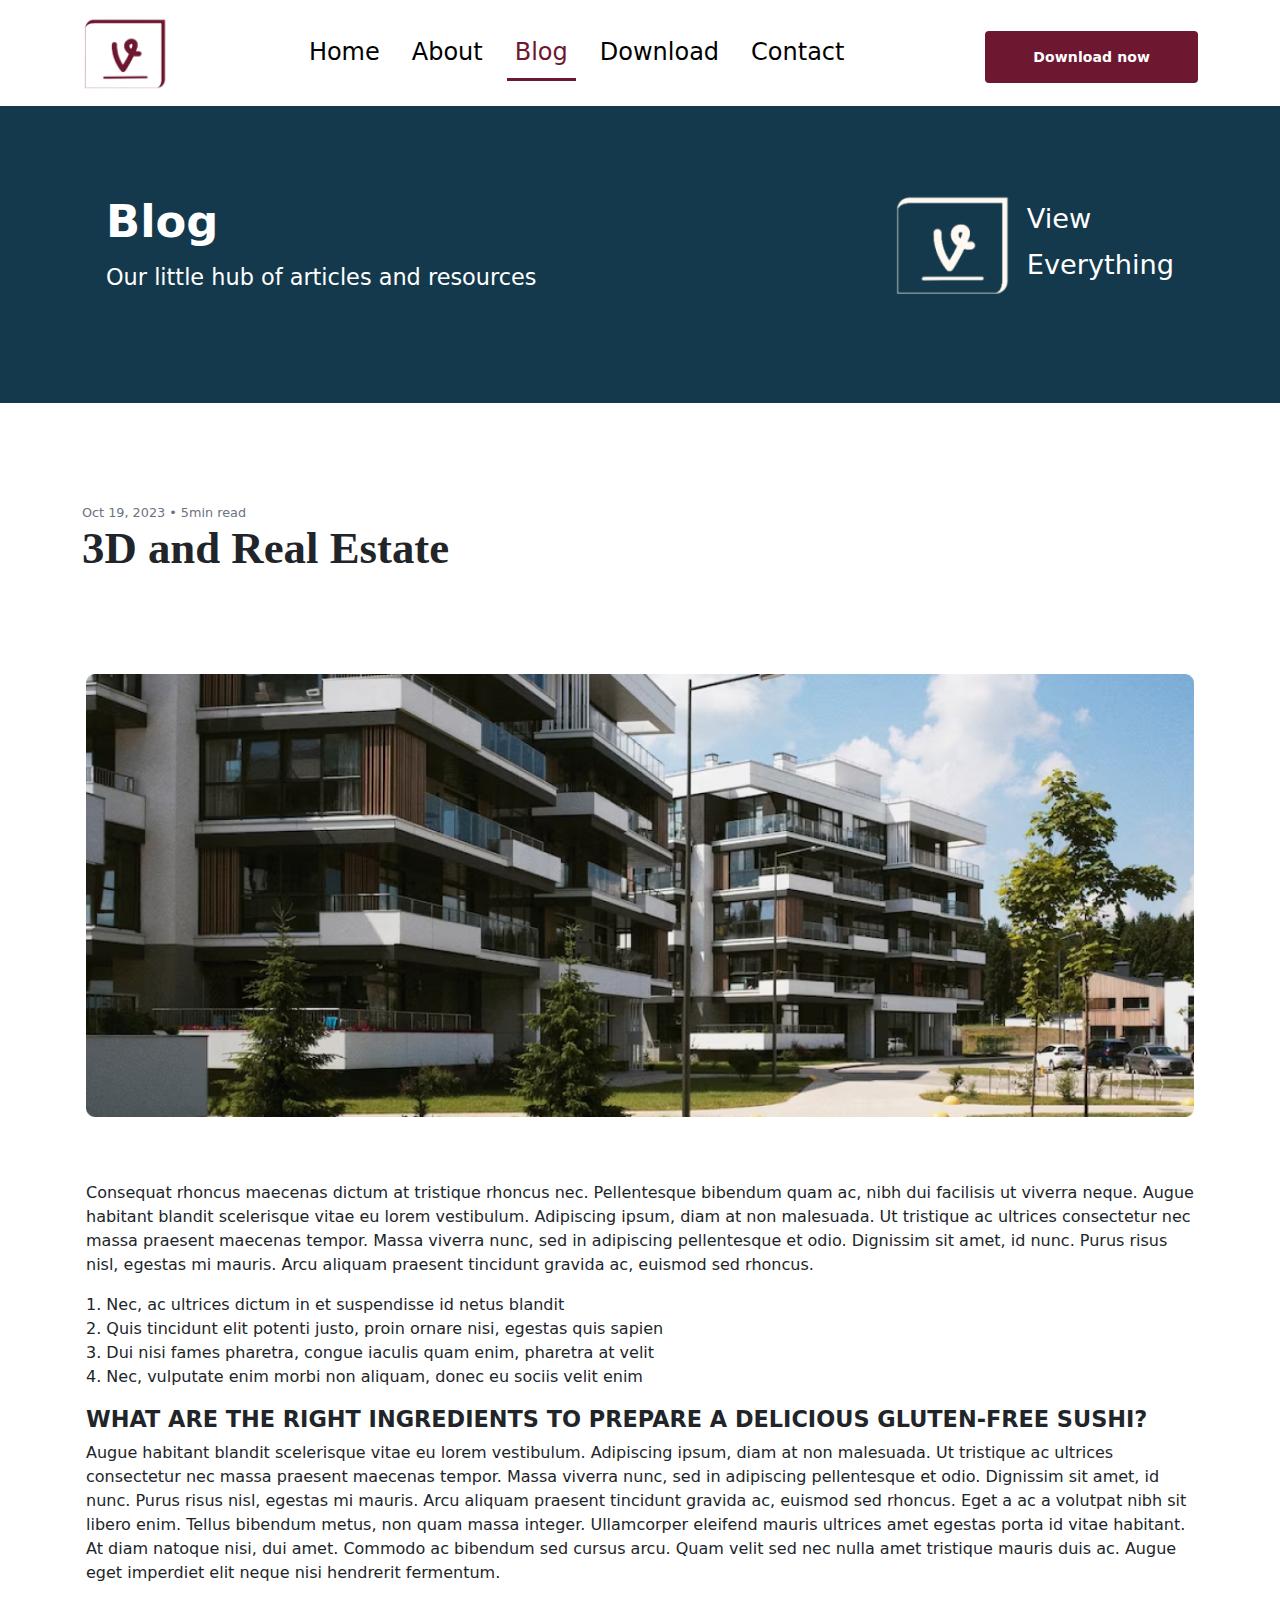
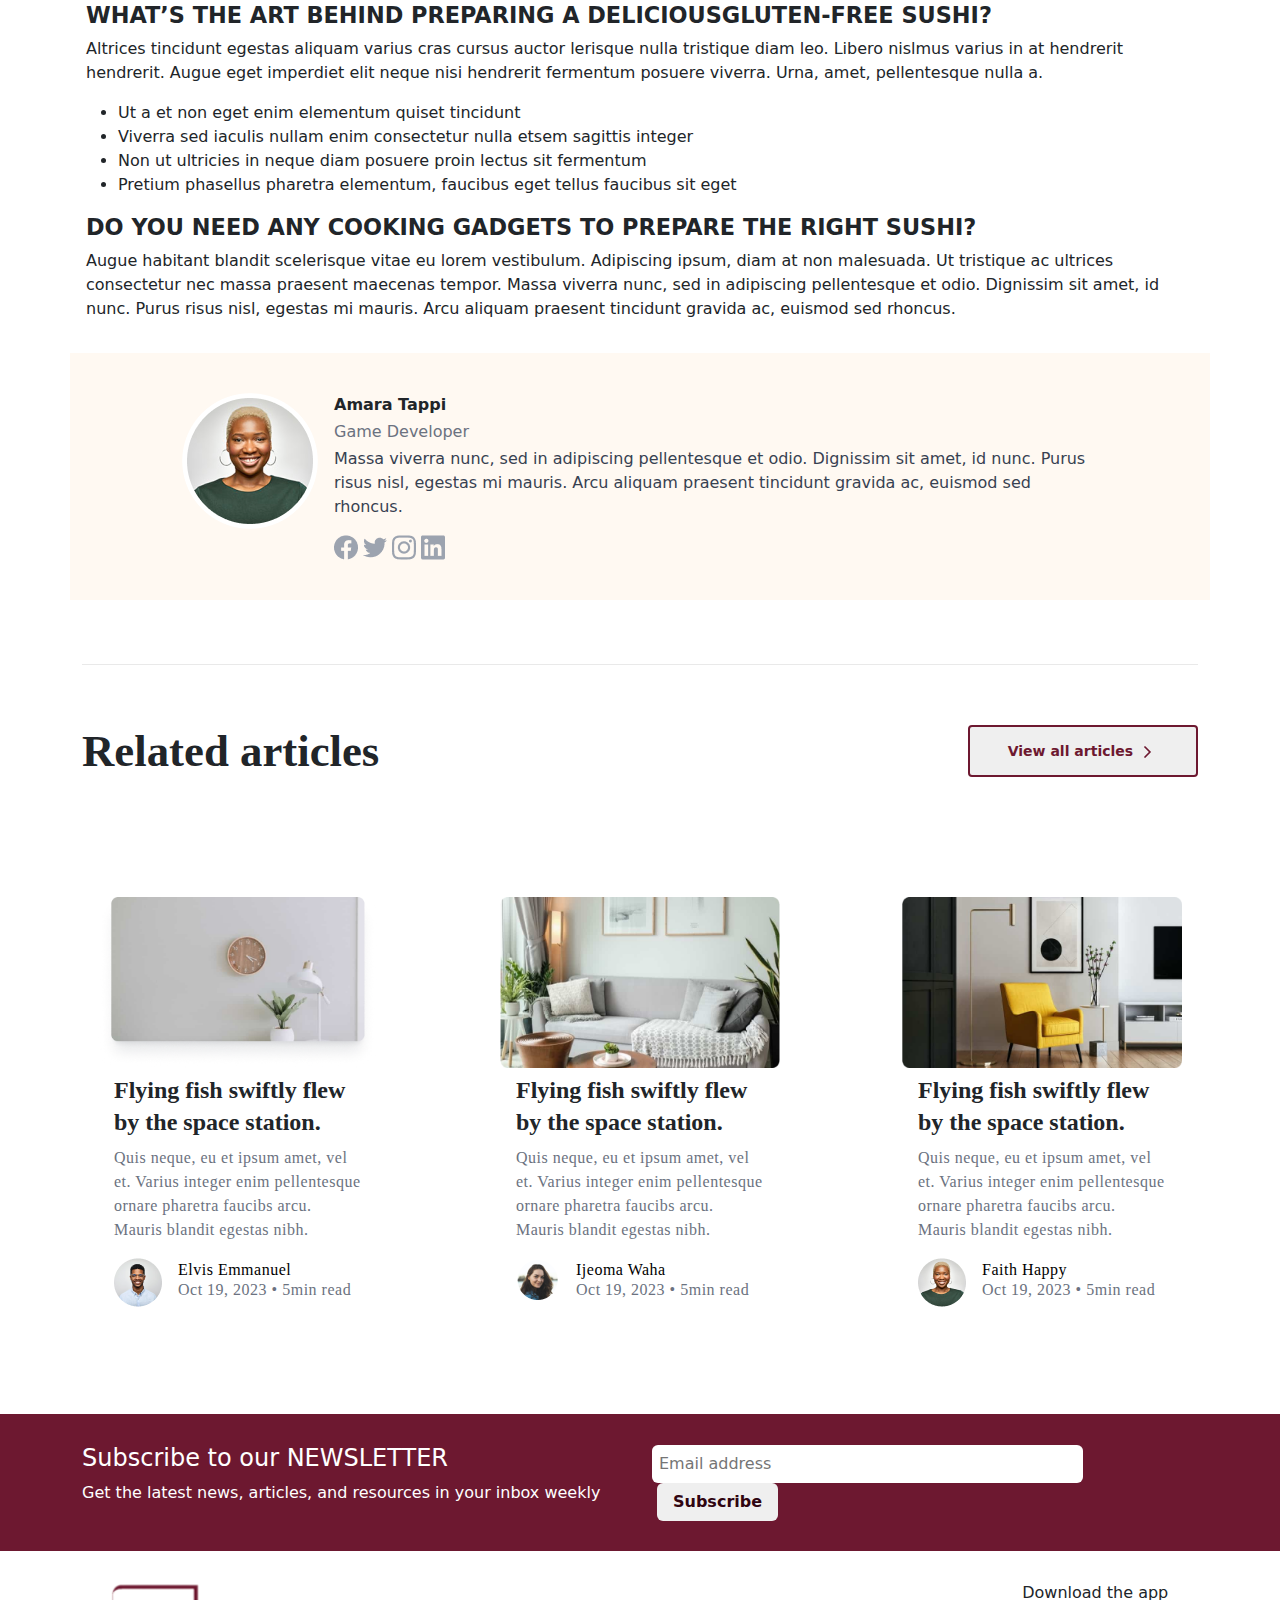
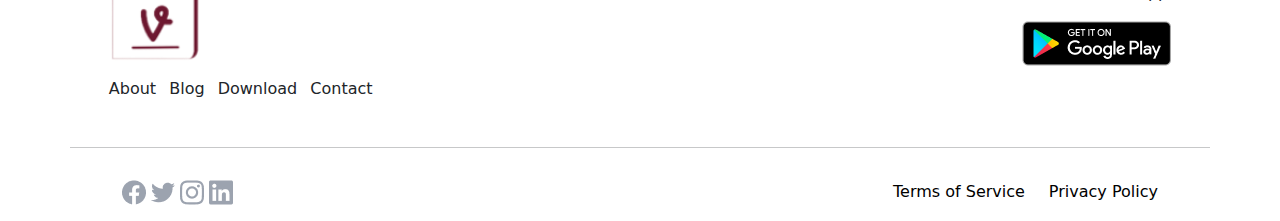
<file: RealEstate.html>
<!DOCTYPE html>
<html lang="en">
<head>
    <meta charset="UTF-8">
    <meta http-equiv="X-UA-Compatible" content="IE=edge">
    <meta name="viewport" content="width=device-width, initial-scale=1.0">
    <title>Real Estate page</title>
    <link rel="stylesheet" href="style.css">
    <link rel="stylesheet" href="bootstrap-5.3.2-dist/css/bootstrap.css">
    <link rel="stylesheet" href="fontawesome-free-6.4.2-web/css/all.css">
</head>
<body>
  <!-- Navigation bar -->
    <header class="bg-white fixed-top  nav-header  py-2 px-4  ">
      <nav class="navbar navbar-expand-md">
        <div class="container justify-content-between ">
          <!-- logo -->
          <a href=""><img src="img/image 17.png" alt="" width="img-fluid"></a>

          <!-- dropdown menu -->
          <button class="navbar-toggler" type="button" data-bs-toggle="collapse" data-bs-target="#navbarSupportedContent" aria-controls="navbarSupportedContent" aria-expanded="false" aria-label="Toggle navigation">
          <span class="navbar-toggler-icon"></span>
          </button>
          <div class="collapse navbar-collapse nav-menu" id="navbarSupportedContent">
            <ul class="navbar-nav mx-auto gap-3">
              <li class="nav-item">
                <a class="nav-link " href="index.html">Home</a>
              </li>
              <li class="nav-item">
                <a class="nav-link" href="about.html">About</a>
              </li>
              <li class="nav-item">
                <a class="nav-link active " style="color: #6d1830;" aria-current="page" href="blog.html">Blog</a>
              </li>
              <li class="nav-item">
                <a class="nav-link " href="download.html">Download</a>
              </li>
              <li class="nav-item">
                <a class="nav-link" href="contact.html">Contact</a>
              </li>
            </ul>
            <!-- download now button -->
            <button class="headerbtn rounded-1 btn-outline-danger py-3 px-5 mt-2  " type="submit">Download now</button>
          </div>                                            
        </div>
      </nav>
    </header>

    <!-- Blog Section -->
    <section>
      <div class="ViewE">
        <div class="container py-lg-5 justify-content-center   ">
          <div class="row About-cont-div text-white py-5 px-4">
            <div class="About-text-div col-sm-12 justify-content-around  col-md-6 col-lg-6">
              <h2 class="mb-3">Blog</h2>
              <p>Our little hub of articles and resources</p>
            </div>

            <div class="input-div col-sm-12 col-md-6 col-lg-6   ">
              <div class="view-logo d-flex gap-3 float-end">
                  <img src="img/image 37.png" alt="" class="img-fluid">
                  <h5>View <br> Everything</h5>
              </div> 
            </div>  
          </div>            
        </div>
      </div>        
    </section>

    <!-- 3D and Real Estate Section -->
    <section>
      <div class="container">
        <div class=" featuredRow-divisi ">
          <p style=" color:#6b7280;">Oct 19, 2023 • 5min read</p>
          <h2>3D and Real Estate</h2>
        </div>
        <div class="row">
          <div class="REstateimg p-3 col-sm-11 col-md-11 col-lg-12  ">
            <img src="img/image 39 (2).png" alt="" width="100%">
            <p>Consequat rhoncus maecenas dictum at tristique rhoncus nec. Pellentesque bibendum quam ac, nibh dui facilisis ut viverra neque. Augue habitant blandit scelerisque vitae eu lorem vestibulum. Adipiscing ipsum, diam at non malesuada. Ut tristique ac ultrices consectetur nec massa praesent maecenas tempor. Massa viverra nunc, sed in adipiscing pellentesque et odio. 
              Dignissim sit amet, id nunc. Purus risus nisl, egestas mi mauris. Arcu aliquam praesent tincidunt gravida ac, euismod sed rhoncus.</p>
            <p>1. Nec, ac ultrices dictum in et suspendisse id netus blandit <br>
              2. Quis tincidunt elit potenti justo, proin ornare nisi, egestas quis sapien <br>
              3. Dui nisi fames pharetra, congue iaculis quam enim, pharetra at velit <br>
              4. Nec, vulputate enim morbi non aliquam, donec eu sociis velit enim
            </p>
            <h5>
              WHAT ARE THE RIGHT INGREDIENTS TO PREPARE A DELICIOUS GLUTEN-FREE SUSHI?
            </h5>
            <p>
              Augue habitant blandit scelerisque vitae eu lorem vestibulum. Adipiscing ipsum, diam at non malesuada. Ut tristique ac ultrices consectetur nec massa praesent maecenas tempor. Massa viverra nunc, sed in adipiscing pellentesque et odio. Dignissim sit amet, id nunc. Purus risus nisl, egestas mi mauris. Arcu aliquam praesent tincidunt gravida ac, euismod sed rhoncus.
              Eget a ac a volutpat nibh sit libero enim. Tellus bibendum metus, non quam massa integer. Ullamcorper eleifend mauris ultrices amet egestas porta id vitae habitant. At diam natoque nisi, dui amet. Commodo ac bibendum sed cursus arcu. Quam velit sed nec nulla amet tristique mauris duis ac.
              Augue eget imperdiet elit neque nisi hendrerit fermentum.
            </p>
            <h5>
              WHAT’S THE ART BEHIND PREPARING A DELICIOUSGLUTEN-FREE SUSHI?
            </h5>
            <p>
              Altrices tincidunt egestas aliquam varius cras cursus auctor lerisque nulla tristique diam leo. Libero nislmus varius in at hendrerit hendrerit. Augue eget imperdiet elit neque nisi hendrerit fermentum posuere viverra. Urna, amet, pellentesque nulla a.
            </p>
            <p>
              <ul>
                <li>Ut a et non eget enim elementum quiset tincidunt</li>
                <li>Viverra sed iaculis nullam enim consectetur nulla etsem sagittis integer</li>
                <li>Non ut ultricies in neque diam posuere proin lectus sit fermentum</li>
                <li>Pretium phasellus pharetra elementum, faucibus eget tellus faucibus sit eget</li>                
              </ul>
            </p>
            <h5>DO YOU NEED ANY COOKING GADGETS TO PREPARE THE RIGHT SUSHI?</h5>
            <p>Augue habitant blandit scelerisque vitae eu lorem vestibulum. Adipiscing ipsum, diam at non malesuada. Ut tristique ac ultrices consectetur nec massa praesent maecenas tempor. Massa viverra nunc, sed in adipiscing pellentesque et odio. 
              Dignissim sit amet, id nunc. Purus risus nisl, egestas mi mauris. Arcu aliquam praesent tincidunt gravida ac, euismod sed rhoncus.
            </p>
          </div>
        </div>
      </div>
    </section>

    <!-- Amara Tappi Section -->
    <div class="container" style="background-color: #fff9f2;">
      <div class="row developer-div">
        <div class="devInfo-flex">
          <div class="avatarimg">
            <img src="img/Avatar.png" alt="developer profile picture" width="img-fluid">
          </div>
          <div class="devInfo ps-lg-3 ">
            <p><b>Amara Tappi</b></p>
            <p style="color: #6B7280; margin-top:-13px;">Game Developer</p>
  
            <p style="color: #374151; margin-top:-13px;">
              Massa viverra nunc, sed in adipiscing pellentesque et odio. Dignissim sit amet, id nunc. Purus risus nisl, egestas mi mauris. Arcu aliquam praesent tincidunt gravida ac, euismod sed rhoncus.            
            </p>
            <div class="footerImg gap-2 ">
              <img src="img/Social icon.f.png" alt="">
              <img src="img/Social icon.png" alt="">
              <img src="img/Social icon.i.png" alt="">
              <img src="img/Social icon.l.png" alt="">
            </div>
          </div>
        </div>
      </div>
    </div>

    <!-- Related articles section -->
    <section class="mb-5">
      <div class="container">
        <div class=" featuredRow-division my-4 ">
          <div>
            <h2>Related articles</h2>
          </div>
          <div class="viewallart-Btn">
            <button><a href="article.html">View all articles </a><img src="img/Icon (4).png" alt=""></button>
          </div>
        </div>
        <div class="row">
          <div class="cards-flex">
            <!-- 1st card -->
            <div class="card w-100  border-0 p-3">
              <img src="img/Image (2).png" alt="" width="img-fluid">
              <div class="card-body flyingfish-div">
                <h5 class="card-title">Flying fish swiftly flew by the space station.</h5>
                <p class="card-text">Quis neque, eu et ipsum amet, vel et. Varius integer enim pellentesque ornare pharetra faucibs arcu. Mauris blandit egestas nibh.</p>
                <div class="profile-flex d-flex my-3 ">
                  <div class="me-3">
                    <img src="img/Ellipse 1 (2).png" alt="" width="img-fluid">
                  </div> 
                  <div>
                    <p class="text-black">Elvis Emmanuel</p>
                    <p class="p-two" style="margin-top:-20px; color:#6b7280;">Oct 19, 2023 • 5min read</p>
                  </div>
                </div>
              </div>
            </div>
              <!-- 2nd card -->
            <div class="card w-100 border-0 p-3 ">
              <img src="img/unsplash_OtXADkUh3-I.png" alt="" width="img-fluid" style="height:100%;">
              <div class="card-body flyingfish-div">
                <h5 class="card-title">Flying fish swiftly flew by the space station.</h5>
                <p class="card-text">Quis neque, eu et ipsum amet, vel et. Varius integer enim pellentesque ornare pharetra faucibs arcu. Mauris blandit egestas nibh.</p>
                <div class="profile-flex d-flex my-3 ">
                  <div class="me-3">
                    <img src="img/Medium.png" alt="" width="img-fluid">
                  </div> 
                  <div>
                    <p class="text-black">Ijeoma Waha</p>
                    <p class="p-two" style="margin-top:-20px; color:#6b7280;">Oct 19, 2023 • 5min read</p>
                  </div>
                </div>
              </div>
            </div>
              <!-- 3rd card -->
              <div class="card w-100  border-0 p-3">
                <img src="img/unsplash__HqHX3LBN18.png" alt="" width="img-fluid" style="height:100%;">
                <div class="card-body flyingfish-div">
                  <h5 class="card-title">Flying fish swiftly flew by the space station.</h5>
                  <p class="card-text">Quis neque, eu et ipsum amet, vel et. Varius integer enim pellentesque ornare pharetra faucibs arcu. Mauris blandit egestas nibh.</p>
                  <div class="profile-flex d-flex my-3 ">
                    <div class="me-3">
                      <img src="img/Ellipse 1 (1).png" alt="" width="img-fluid">
                    </div> 
                    <div>
                      <p class="text-black">Faith Happy</p>
                      <p class="p-two" style="margin-top:-20px; color:#6b7280;">Oct 19, 2023 • 5min read</p>
                    </div>
                  </div>
                </div>
              </div>

          </div>

        </div>

      </div>
    </section>

    <!-- NEWSLETTER -->
  <section class="newsLetter">
    <div class="container">
      <div class="row justify-content-between align-items-center newsLetterRow">
        <div class=" col-sm-12 col-md-6 col-lg-6">
          <h4>Subscribe to our NEWSLETTER</h4>
          <p>Get the latest news, articles, and resources in your
            inbox weekly
          </p>
        </div>
    
        <div class=" col-sm-12 col-md-6 col-lg-6 aliit">
          <div class="inputForm ">
            <input type="text" name="" placeholder="Email address" id="" class="rounded border-0 ">
            <button class="newsLetterBtn px-3 rounded border-0">Subscribe</button>
          </div>
      </div>
      </div>

    </div>
  </section>

  <!-- links + logos -->
  <div class="links-GoogleApp">
    <div class="linkGroup">
      <img src="img/image 17.png" alt="" width="35%">
      <div class="link-list mt-3">
        <a href="about.html" class="text-decoration-none text-dark">About</a>
        <a href="blog.html" class="mx-2 text-decoration-none text-dark">Blog</a>
        <a href="download.html"class="text-decoration-none text-dark">Download</a>
        <a href="contact.html" class="ms-2 text-decoration-none text-dark">Contact</a>
      </div>
    </div>

    <div class="linksGroupGoogleApp">
        <p>Download the app</p>
        <img src="img/Frame 10.png" alt="">
    </div>
  </div>

  <hr class="container">

  <!-- FOOTER SECTION -->
  <footer class="p-3 bottom-0">
    <div class="footer footerGroup">
      <div class="footerImg gap-2 ">
        <img src="img/Social icon.f.png" alt="">
        <img src="img/Social icon.png" alt="">
        <img src="img/Social icon.i.png" alt="">
        <img src="img/Social icon.l.png" alt="">
      </div>

      
      <div class="footerTxt d-flex gap-4 ">
        <div><a href="">Terms of Service</a></div>
        <div><a href="">Privacy Policy</a></div>
      </div>
    </div>
  </footer>


    <script src="bootstrap-5.3.2-dist/js/bootstrap.bundle.js">
    </script>    
</body>
</html>
</file>
<file: style.css>
body{
    background: #FFF9F2;
    display: block;
    content: '';
    height: 60px;
    overflow-x:hidden ;
}
text{
    font-family: sans-serif;
}
.headerbtn{
    background: #6D1830;
    color: white;
    border: none;
}
.nav-menu .active{
    color: #6D1830;
    border-bottom: 3px solid var(--primary-400-main, #6D1830);
}
.nav-menu a{
    color: black;
    font-size: 1.5rem;
}
.nav-menu a:hover{
    color: #14394c;
    text-shadow: 3px 3px 5px #6D1830;
    transition: all 0.3s ease-in-out;
}
.headerbtn{
    font-size: 14px;
    font-style: normal;
    font-weight: 700;
    line-height: 1.25rem;
    letter-spacing: 0.1px;
}

/* Your Opportunity Section */
.your-opportunity{
    background-color: #fff9f2;
}
.contents{
    padding-top: 140px;    
    
}

.section-heading p{
    font-size: 1.37rem;
    font-weight: 400;
    line-height: 1.75rem;
    margin-bottom: 40px;
}
.downloadnowbtn{
    width: 182px;
    height: 58px;
    border: none;
    background-color: #6D1830;
    color: white;
    font-weight: 500;
    padding: 0 35px;
}

.button-icon img{
    width: 245px;
    height: 25px;
    margin-top: 13px;
}
.section-bg{
    padding-bottom: 60px;
    background-color: #fff9f2;
}

/* experience power of 3d section */
.exp-texts h2{
    font-size: 2rem;
    font-weight: 600;
    line-height: 2.5rem;
    align-self: stretch;
    width: 85%;
    margin-bottom: 20px;
     
}
.exp-texts .capture{
    font-family: sans-serif;
    font-size: 1.5rem;
    font-weight: 400;
    line-height: 2rem;
    width: 85%;
    margin-bottom: 20px;
}
.exp-texts p{
    font-family: sans-serif;
    font-weight: 400;
    line-height: 1.5rem;
}

/* Introduction to NeRF */
.intro-to-nerf{
    margin-top: 200px;
    background: #14394c;
    height: 300px;
    padding: 35px 20px 20px 20px;
    transition: 2s ease;
}
.intro-to-nerf img{
    margin-top: -170px;
}
.extendedphone{
    width:80%;
    margin: 0 auto;
}
.intro-nerf-button{
    background: #fff;
    font-weight: bold;
    transition: .5s ease;
}
.intro-nerf-button:hover{
    background: #d4bbc6;
    cursor: pointer;
}
.nerfphone2{
    display: none;
}

/* The Best Features Section */
.section-bg{
    margin-top: 160px;
    border-top: 1px solid #d4bbc6;
}
.best-feats h1{
    text-align: center;
    font-size: 2rem;
    font-weight: 600;
    line-height: 2.5rem;
    padding-top: 100px;
    margin-bottom: 70px;
}
.content-housing{
    background-color: white;
    border-top: 5px solid #6d1830;
    border-right: 5px solid #6d1830;

}
.exp-text h2{
    font-size: 2rem;
    font-weight: 600;
    line-height: 2.5rem;
    align-self: stretch;
    width: 100%;
    padding: 12px 0;
}
.exp-text p{
    font-family: sans-serif;
    font-weight: 400;
    line-height: 1.5rem;
    width: 100%;
}

/* Interactive and Collaborative work*/
.interactive{
    padding: 50px;
    background-color: white;
    border-top: 4px solid #6D1830;
    border-right: 4px solid #6D1830;
    justify-content: center;
    align-items: center;    
}
.interactive h2{
    font-size: 1.5rem;
    font-weight: 600;
    line-height: 2rem;
    width: 16rem;
    margin-top: 12px;
    margin-bottom: 30px;
}
.interactive p{
    font-weight: 400;
    line-height: 1.5rem;
    margin-top: 30px;
}

/* get started today */
.bg-get-started{
    background: #14394c;
    width: 100%;
    height: auto;
    margin-bottom: 100px;
}
.get-started h2{
    font-size: 2rem;
    font-weight: 600;
    line-height: 2.5rem;
    width: 100%;
    margin-bottom: 20px;
}
.get-started p{
    font-size: 1.5rem;
    font-weight: 400;
    line-height: 2rem;
    margin-bottom: 20px;
}

/* Easy usage section */
.easy-use h2{
    font-size: 2rem;
    font-weight: 600;
    line-height: 2.5rem;
    width: 100%;
    margin-bottom: 20px;
}
.easy-use p{
    font-size: 1.5rem;
    font-weight: 400;
    line-height: 2rem;
}
.easy-use img{
    margin-bottom: 30px;
}
.card-info h3{
    font-size: 1.5rem;
    font-weight: 600;
    line-height: 2rem;
   
}
.card-info p{
    font-weight: 400;
    line-height: 1.5rem;
    letter-spacing: 0.5px;
}

/* Client Testimony */
.client-info img{
    width: 48px;
    height: 48px;
}
.client-info .name{
    line-height: 1.5rem;
}
.card-cont{
    background:#fff9f2;   
}
.section-bg{
    padding-bottom: 50px;
}

/* NEWSLETTER SECTION */
.newsLetter{
    background:#6D1830;
    color: white;
    padding: 30px;
}

.inputForm  input{
    width:79%;
    padding: 7px;
    outline: none;
}
.inputForm button{
    padding: 7px;
    color: #300511;
    font-weight: bold;
    margin-left: 5px;
}
/* link + google app */
.links-GoogleApp{
    padding: 30px 0;
    width: 83%;
    margin: 0 auto;
    display: flex;
    justify-content: space-between;
}
.link-list a:hover{
    font-weight: bold;
    transition: all 0.3s ease-in-out ;
}
/* footer section */
.footer{
    width: 83%;
    margin: 0 auto;
    display: flex;
    justify-content: space-between;
}
.footerTxt a{
    text-decoration: none;
    color: black;
}










@media(max-width:375px){
    .contents{
        padding-top: 0px;
        margin-top: -70px;    
        
    }
    .button-icon{
        display:block;
    }
    .your-opportunity{
        text-align: center;
    }
    .your-opportunity{
        margin-top: -130px;
 }
    .socio-icons {
        display: block;
    }
    
    .get-started{
        text-align: center;
    }
    
    .playstore{
       text-align: left;
    }
    .nerfPhone1{
        display: none;
    }
    .intro-to-nerf{
        margin-top: 60px;
        height: 740px;
        padding: 0;
    }
    .intro-to-nerf img{
        margin-top: 50px;
    }
    .nerfphone2{
        background: url(img/Yes.png);
        background-size: cover;
        margin-top: 100px;
        height: 68.4vh;
        display: block;
        background-repeat: no-repeat;
    }    
    .nerfTxt{
        padding-top: 40px;
        margin-bottom: 73px;
    }
    .extendedphone{
        width:100%;
        margin: 0 auto;
    }
    .section-bg{
        margin-top: -50px;
    }
    .links-GoogleApp{
        display: block;
    }
    .footer{
    display: block;
    }

    .containerNewsletter{
        display:block;
      }
      .newsletterForm{
        display: block;
    }
    
    .newsletterInput input{
        width: 100%;
    }
    .newsletterButton input{
        margin-left: 0px;
    }
}


/* ///////////--  ABOUT PAGE  --////////////// */
body{
    background-color: #fff9f2;
}
.ViewE{
    background: #14394c;
    width: 100%;
    margin-top: 100px;
    height: 192;
}
.About-text-div h2{
font-size: 2.8rem;
font-weight: 600;
line-height: 3.25rem;
}
.About-text-div p{
    font-size: 1.4rem;
    font-weight: 400;
    line-height: 1.7rem;
}
.view-logo h5{
    font-size: 1.7rem;
    font-weight: 400;
    line-height: 46px; 
}
.story-texts p{
    font-family: sans-serif;
    font-weight: 400;
    line-height: 1.5rem;
    width: 80%;
}
.our-story{
    margin: 100px 0;
}
.small-screentxt{
    display: none;
}
.bg-get-started{
    margin-top: 100PX;
}
.accordion-cont-div{
    margin-top: 220px;
    padding: 100px 0;
    width: 50%;
}
#accordionExample{
    width: 70%;
    margin: 0 auto;
}





@media(max-width:375px){
    .exp-texts p{
        width: 100%;
    }
    .small-screentxt{
        display: block;
        font-size: 16px;
        font-weight: 400;
    }
    .large-screentxt{
        display: none;
    }
    .story-texts p{
        width: 100%;
    }
    .input-div{
        display: none;
    }
    #accordionExample{
        width: 100%;
    }
}
@media(max-width:700px){
    .large-screentxt{
        display: none;   
    }
    .input-div{
        display: none;
    }
    .footer{
    display: block;
    }
}

/* /////////////////////// CONTACT PAGE SECTION ////////////////////////// */
.InputFlex input{
    margin: 9px 0;
    height: 44px;
    padding: 16px;
    gap: 8px;
    width: 280PX;
}
.InputFlex{
    display: flex;
    gap: 30px;
}
.messageInput{
    margin: 9px 0;
}
.submit-button button{
    color: white;
    background: #6d1830;
}
.Prefer-contain{
    padding: 100px 0;
}
.card-div p{
    color: #6C707A;
}
.accordion-cont{
    margin-top: -50px;
    padding: 100px 0;
    width: 50%;
}
.bg-get-start{
    margin-top: 0PX;
    background-color: #14394c;
}








@media(max-width:375px){
    .inputImage{
        display: none;
        gap: 0px;
    }
    .InputFlex{
        display: block;
        gap: 0px;
    }
    .InputFlex input{
        width: 80%;
    }
    .form-div{
        padding: 60px 20px;
    }
    #messagearea{
        columns: 40;
    }

}


@media(max-width:700px){
    .inputImage{
        display: none;
    }
    .InputFlex{
        display: block;
    }
    .InputFlex input{
        width: 100%;
    }
    .form-div{
        padding: 60px 20px;
    }
}




/* //////////////////// Download Page //////////////////// */
.cardContainer{
    padding: 100px 0;
}
.card-contents{
    background: #fff9f2;
}
.logo-h2{
    margin-bottom: 20px;
    align-items: center;
}
.card-contents h2{
    font-size: 2rem;
    font-style: normal;
    font-weight: 600;
    line-height: 2.5rem;
    margin-left: 20px;
}
.card-contents p{
    font-family: sans-serif;
    font-size: 1rem;
    font-weight: 400;
    line-height: 1.5rem;
    letter-spacing: 0.5px;
    width: 90%;
}

/* Markless Section */
.icon-mid img{
    background: white; 
    padding:12px;
    border-radius: 50%;
    margin-bottom: 40px;
}
.markless-cont{
    padding: 64px;
}
.marklessparagraph p{
    color: white;
    font-family: sans-serif;
    font-weight: 400;
    line-height: 24px;
    letter-spacing: 0.5px;
}
.marklessparagraph-two{
    display: none;
}







@media (max-width:700px){
    .cardContainer{
        padding: 50px 30px;
    }
    .card-contents h2{
        margin-left: 0px;
    }
    .markless-cont{
        padding: 30px;
    }
    .marklessparagraph{
        display: none;
    }
    .marklessparagraph-two{
        display: block;
    }
    .marklessparagraph-two p{
        color: white;
        font-family: sans-serif;
        font-weight: 400;
        line-height: 24px;
        letter-spacing: 0.5px;
    }
    .footer{
    display: block;
    }
}





/* ///////////////////// Blog Section //////////////////// */
.featuredRow-div{
    padding: 100px 0;
    margin-bottom: -80px;
}
.featuredRow-div h2{
    color: var(--primary-400-main, #6D1830);
    font-family: open sans-serif;
    font-size: 2.8rem;
    font-weight: 600;
    line-height: 52px;
    margin-bottom: 20px;
}
.profile-flex{
    margin-bottom: 30px;
}
.realEstatetxt h3{
    margin-top: 16px;
}
.realEstatetxt button a{
    color:#6D1830;
    font-family: Open Sans;
    font-weight: 700;
    line-height: 20px;
    letter-spacing: 0.1px;
    text-decoration: none;
    padding: 24px 0;
}
.realEstatetxt button{
    border: none;
    background: transparent;
    margin-bottom: 26px;
}
.realEstatetxt button:hover{
    font-size: large;
    transition: all .3s ease-in-out;
}
.txtParagraph p{
    font-weight: 400;
    line-height: 24px;
    letter-spacing: 0.5px;
    width: 67%;
}
.realestate-card{    
    padding: 20px;
}
.featured-sectionDiv{
    padding-bottom: 100px;
}
.flyingfish-div p{
    color:#6B7280;
    font-family: Open Sans;
    font-style: normal;
    font-weight: 400;
    line-height: 24px;
    letter-spacing: 0.5px;
}
.flyingfish-div h5{
    font-family: Lora;
    font-size: 1.5rem;
    font-weight: 600;
    line-height: 32px;
    margin-top: -10px;
}
.cards-flex{
    display: flex;
    width: 100%;
    gap: 90px;
}
.paginationDiv ul li a:hover{
    text-decoration: solid #6d1830;
    background: #e9e9e9;
}



@media (max-width:700px){
    .realestate-card{
        display: block;
    }
    .txtParagraph p{
        width: 100%;
    }
    .cards-flex{
        display: block;
    }
    
}



/* /////////// Article page ///////////// */
.featuredRow-divis h2{
    font-family: open sans-serif;
    font-size: 2.8rem;
    font-weight: 600;
    line-height: 52px;
    margin-top: 100px;
    margin-bottom: 20px;
}


@media (max-width:700px){
    .featuredRow-divis h2{
        margin-top: 50px;
    }
}

/* ///// RealEstate Section ////// */
.featuredRow-divisi h2{
    font-family: open sans-serif;
    font-size: 2.8rem;
    font-weight: 600;
    line-height: 52px;
    margin-bottom: 20px;
}
.featuredRow-divisi p{
    margin-top: 100px;
    margin-bottom: 0px;
    font-size: 0.8rem;
}
.REstateimg img{
    padding: 64px 0;
}
.REstateimg h5{
    font-size: 1.4rem;
    font-weight: 600;
    line-height: 28px;
}
.REstateimg{
    padding-bottom: 60px;
}
.developer-div{
    padding: 40px 100px;
    margin-bottom: 64px;
}
.devInfo-flex{
    display: flex;
}
.viewallart-Btn button{
    height: 52px;
    padding: 0 38px;
    gap: 5px;
    align-items: center;
    border-radius: 4px;
    border: 2px solid #6D1830;
}
.viewallart-Btn button a{
    text-decoration: none;
    color: #6d1830;
    font-size: 14px;
    font-weight: 700;
    line-height: 20px;
}
.featuredRow-division h2{
    font-family: open sans-serif;
    font-size: 2.8rem;
    font-weight: 600;
    line-height: 52px;
    margin-bottom: 20px;
}
.featuredRow-division{
    border-top: 1px solid #e9e9e9;
    display: flex;
    justify-content: space-between;
    padding:60px 0
}


@media (max-width:700px){
    .REstateimg{
        padding-bottom: 30px;
    }
    .devInfo-flex{
        display: block;
        width: 100%;
    }
    .developer-div{
        padding: 40px 20px;
        margin-bottom: 30px;
    }
    .avatarimg img{
        margin-bottom: 30px;
    }  
    .featuredRow-division{
        display: block;
        padding:30px 0
    }  
}
</file>
